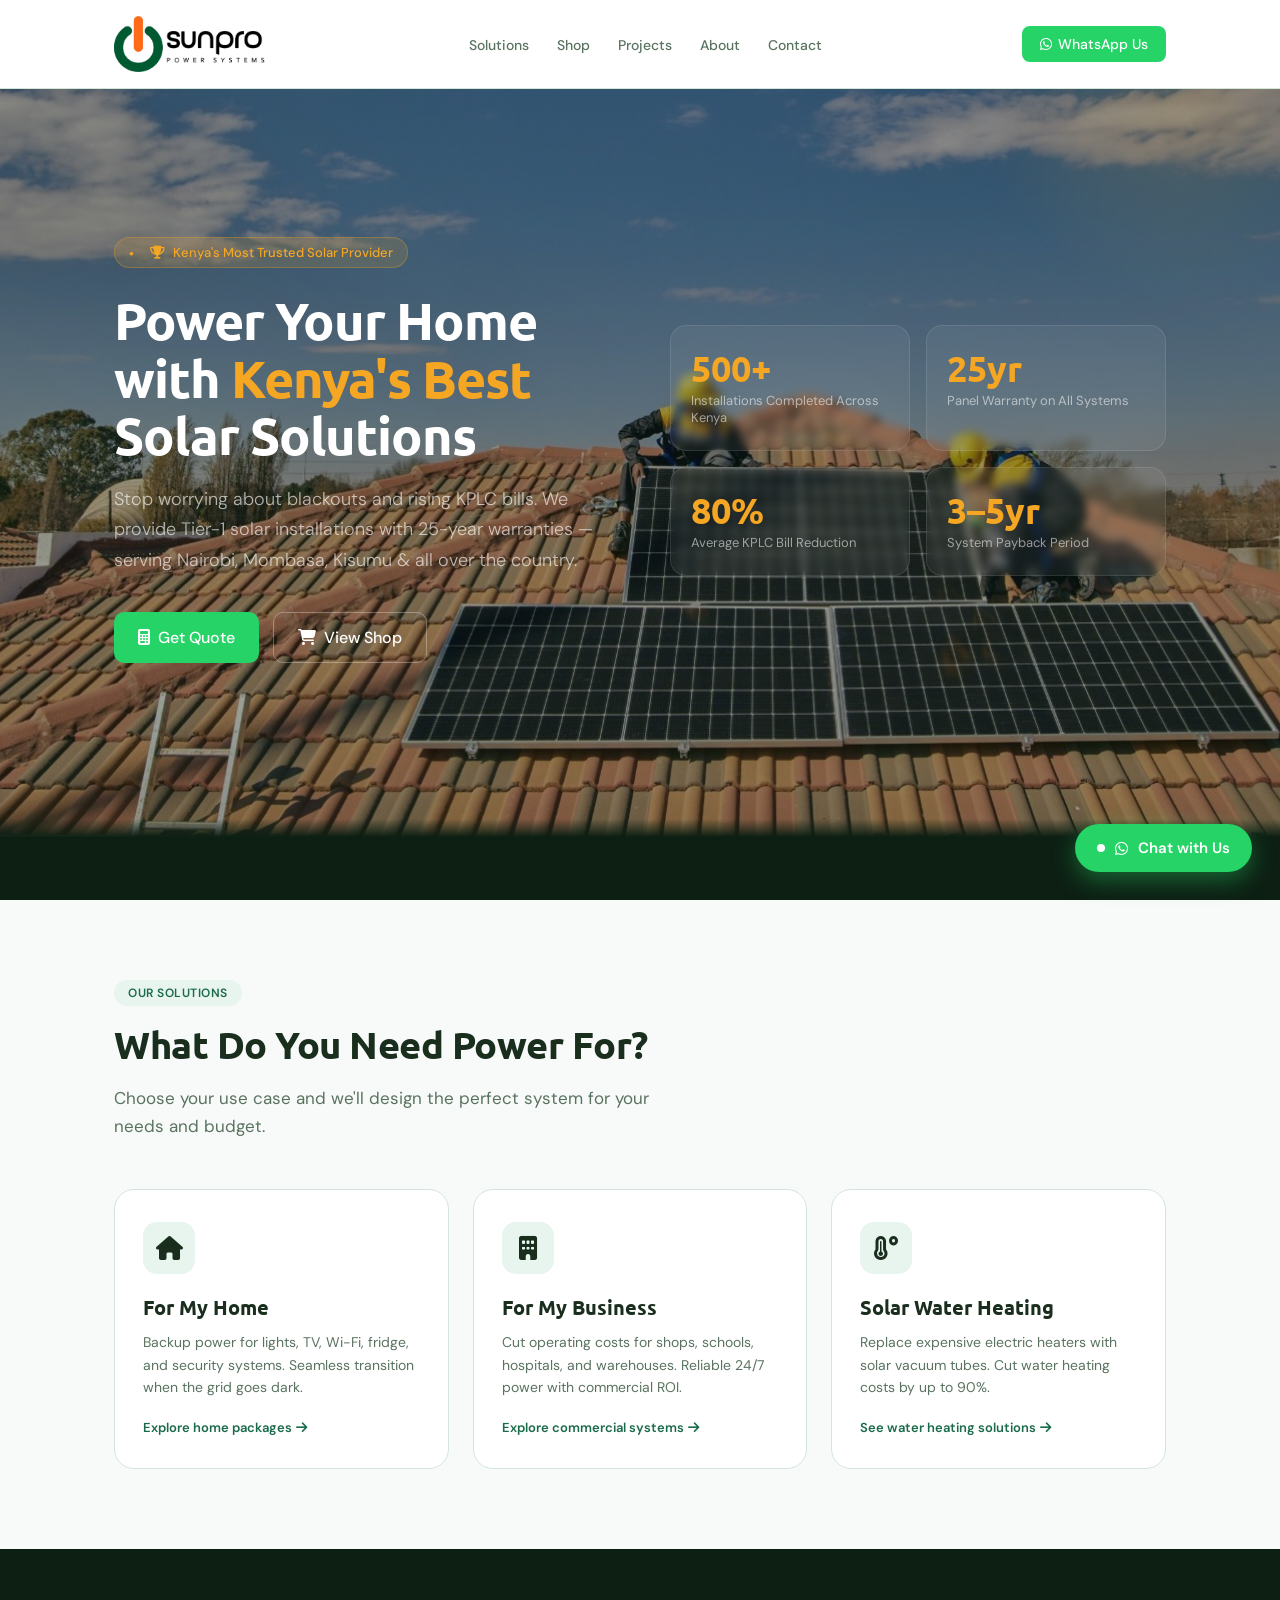
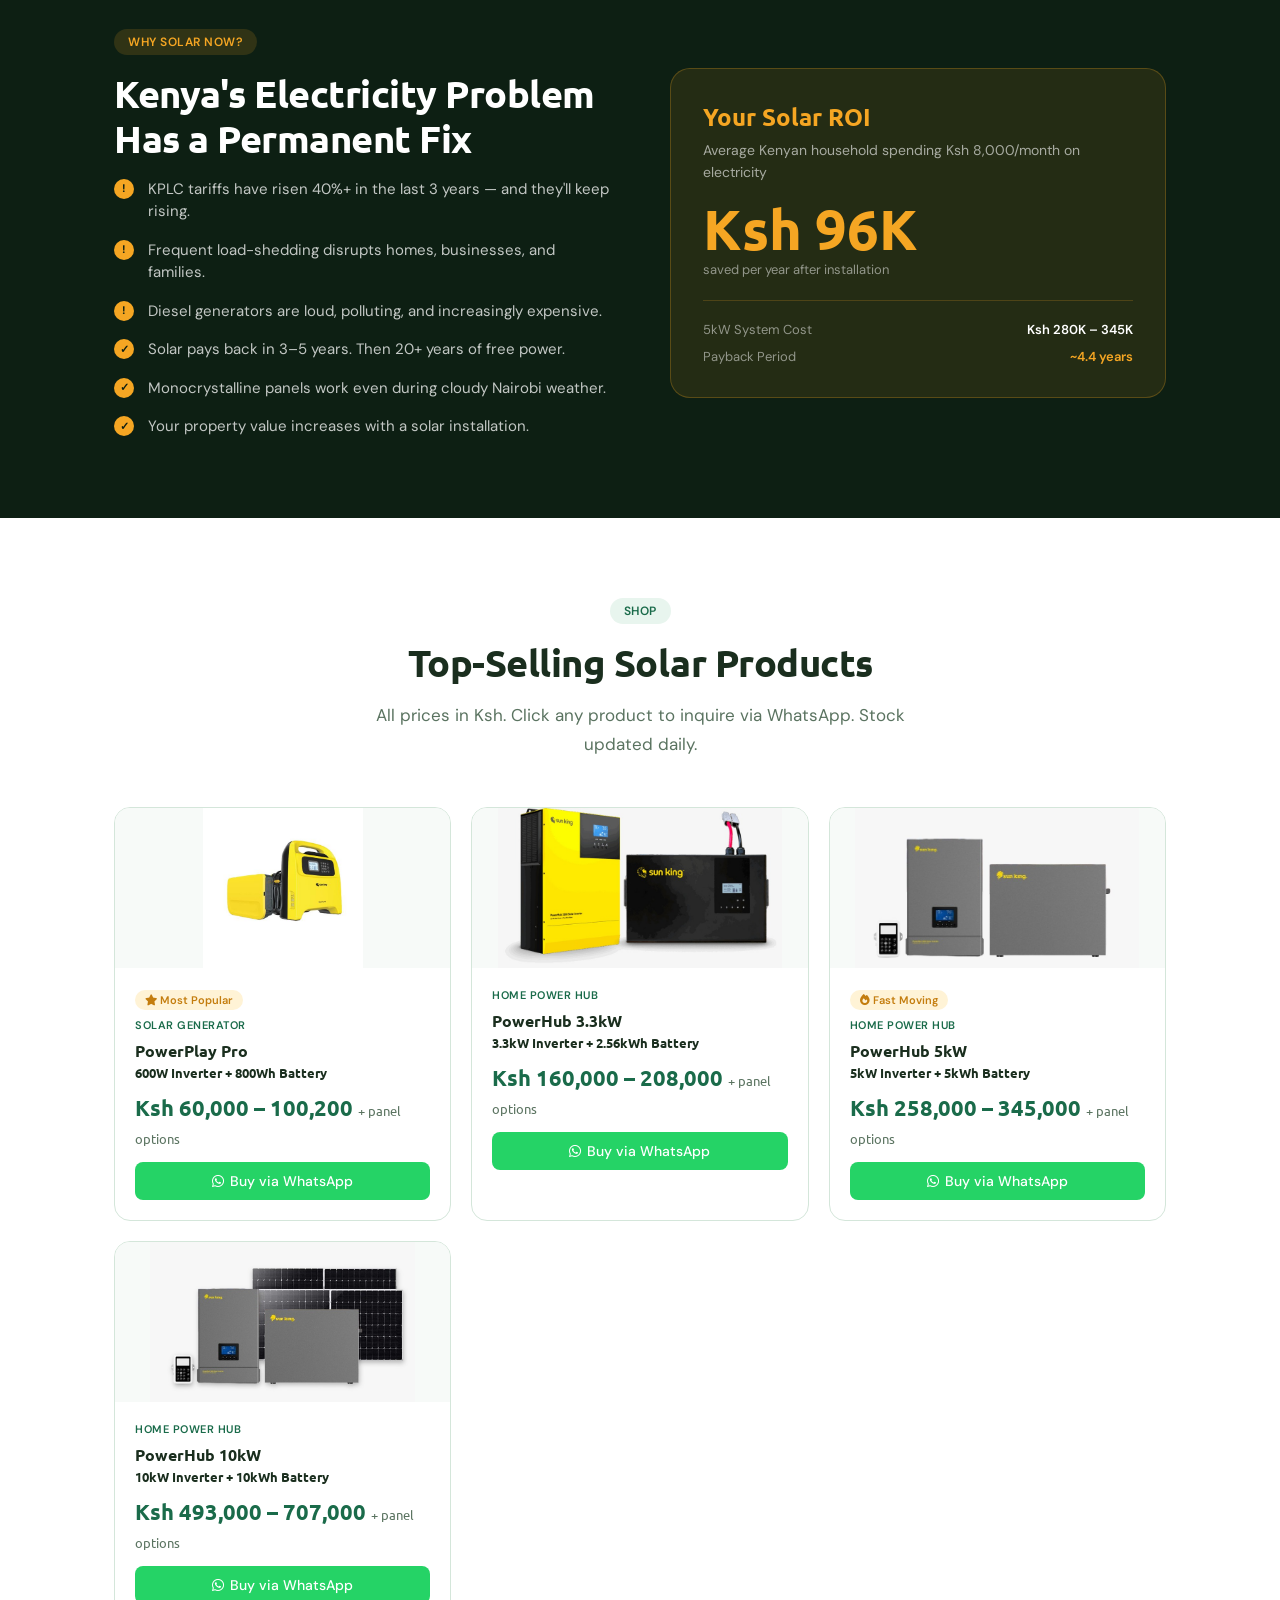
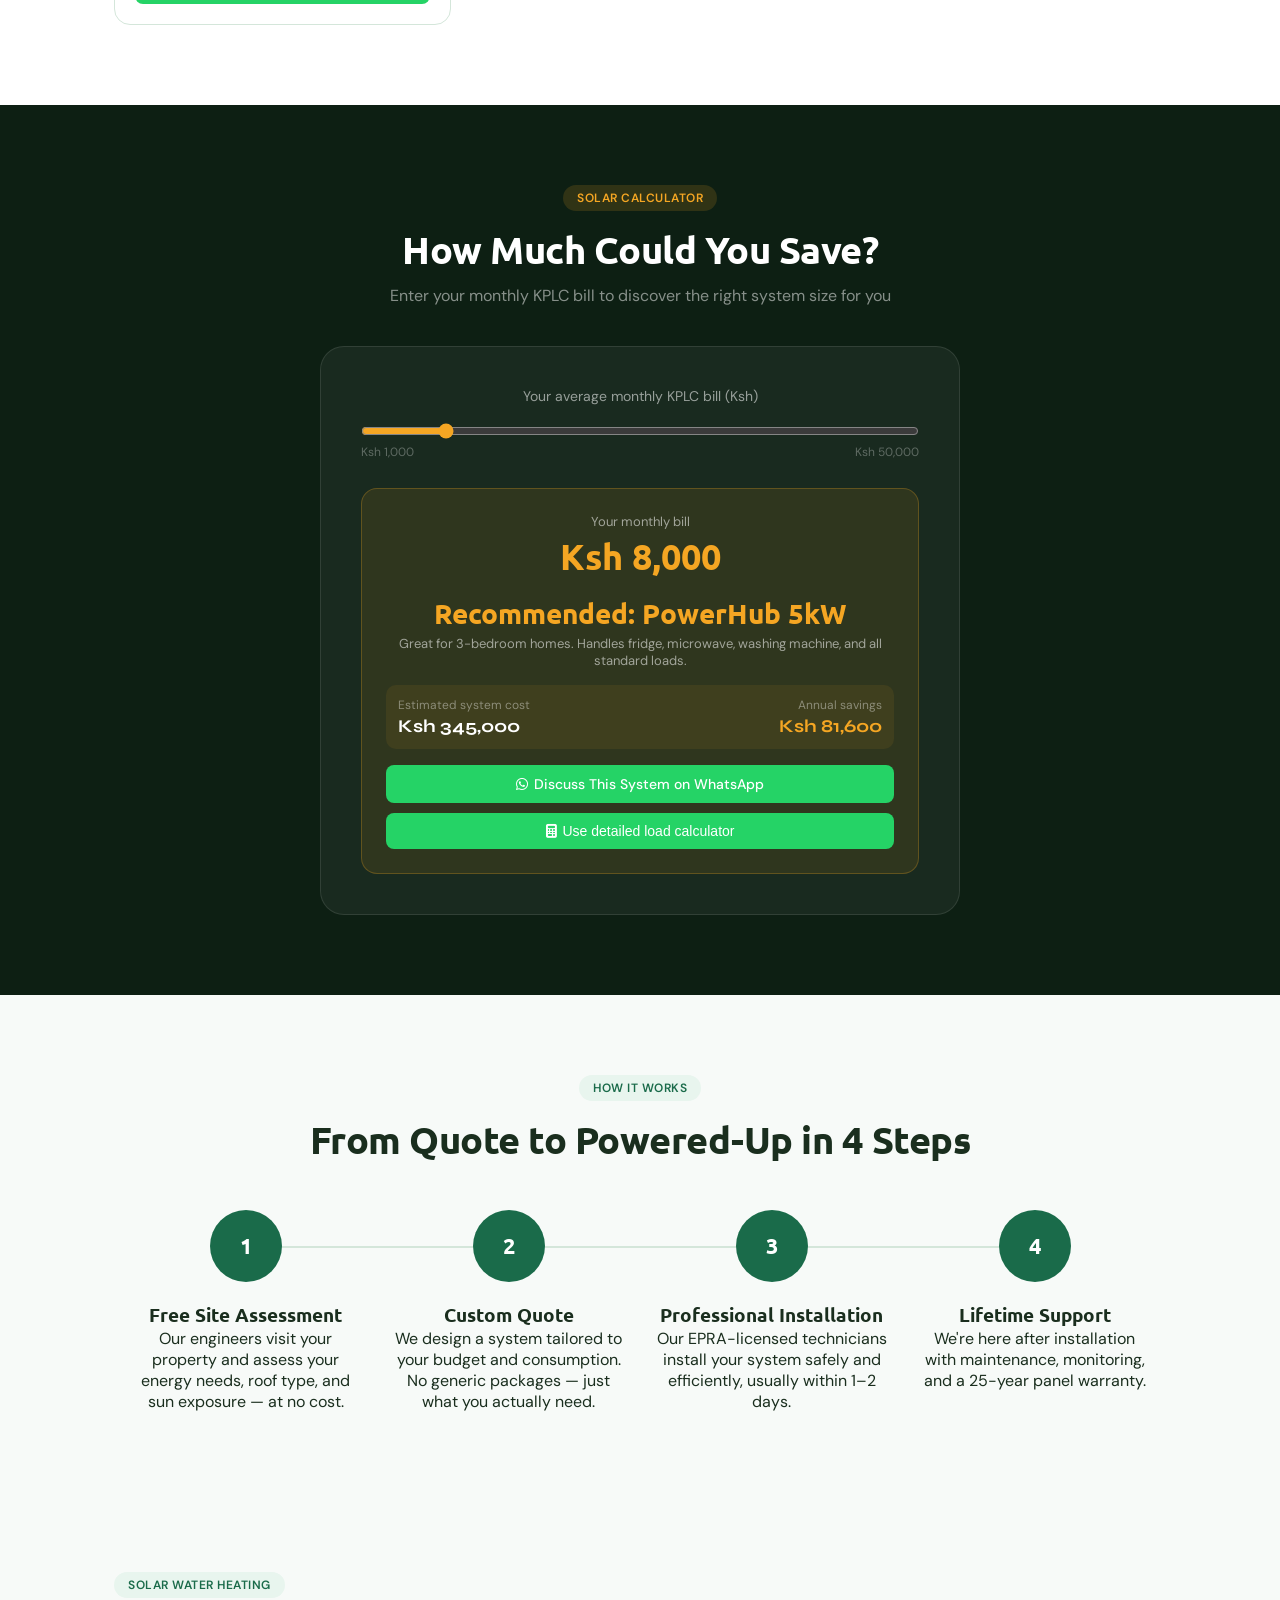
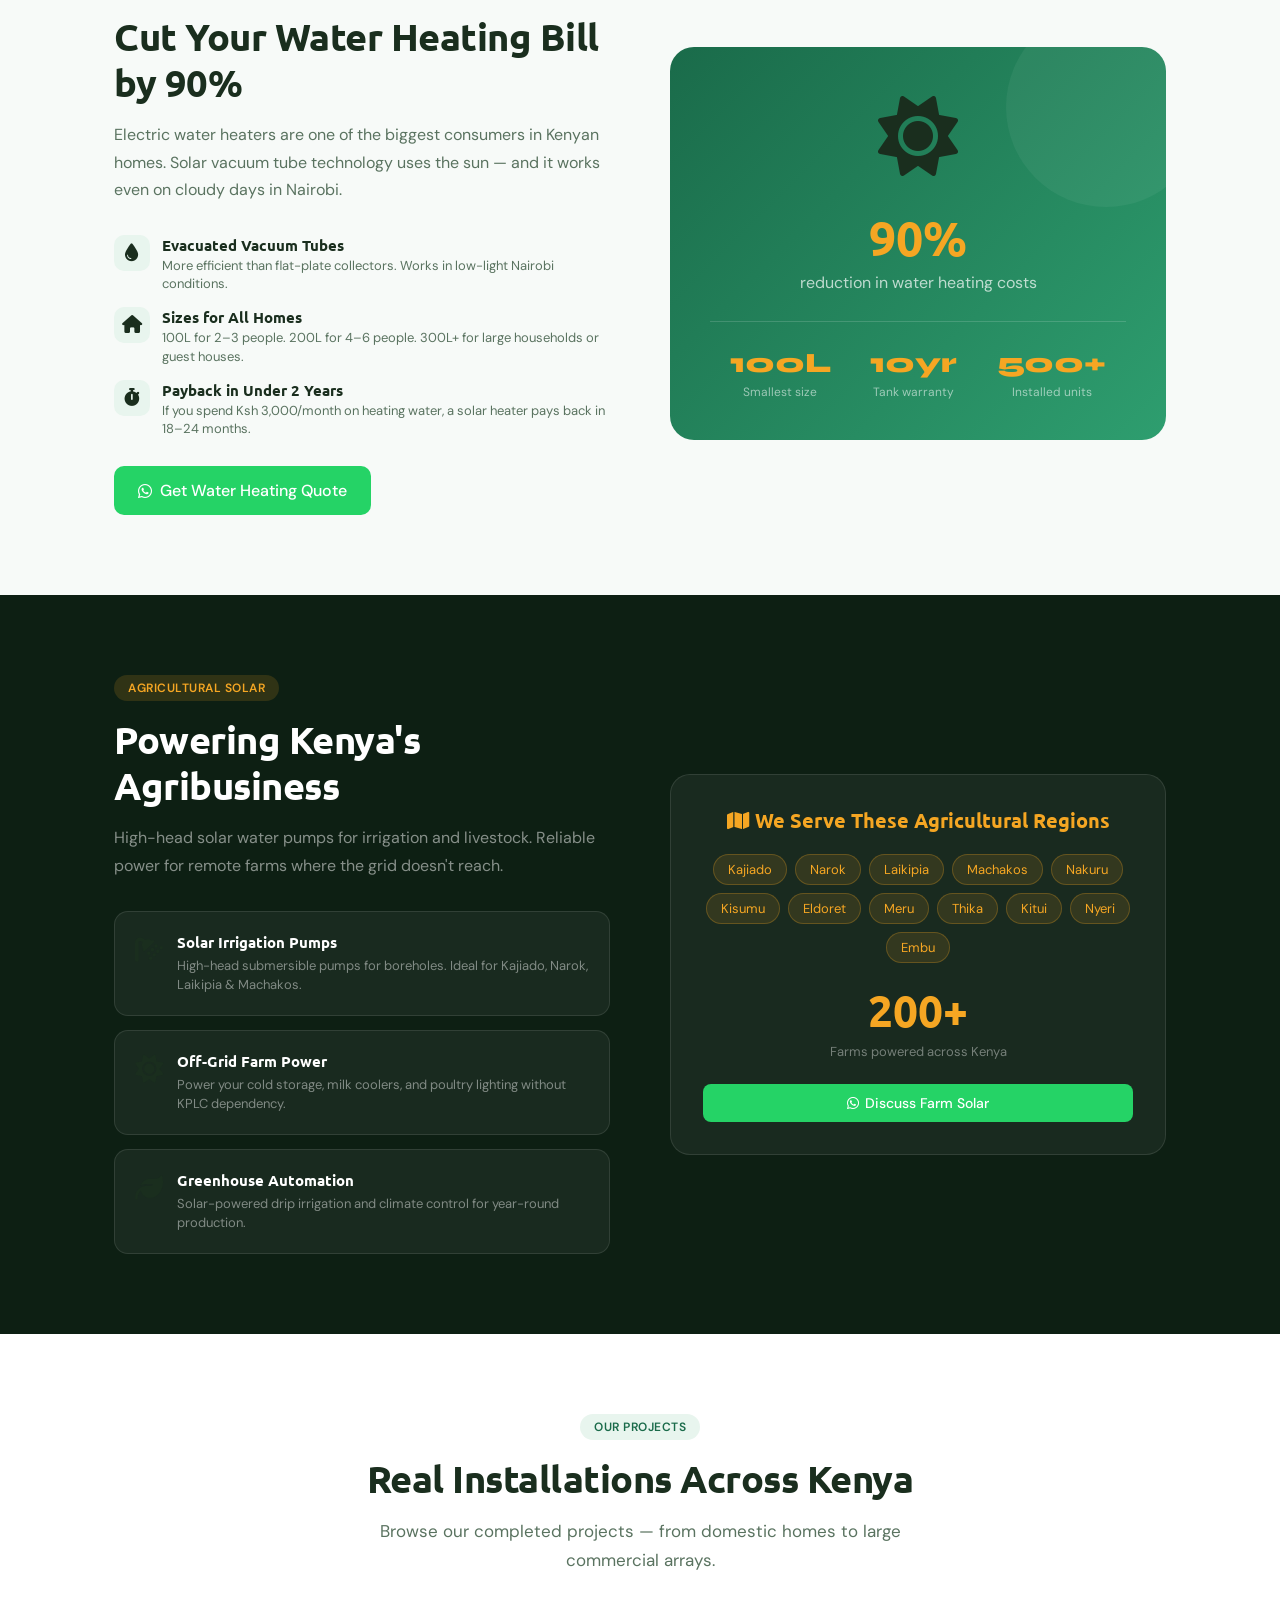
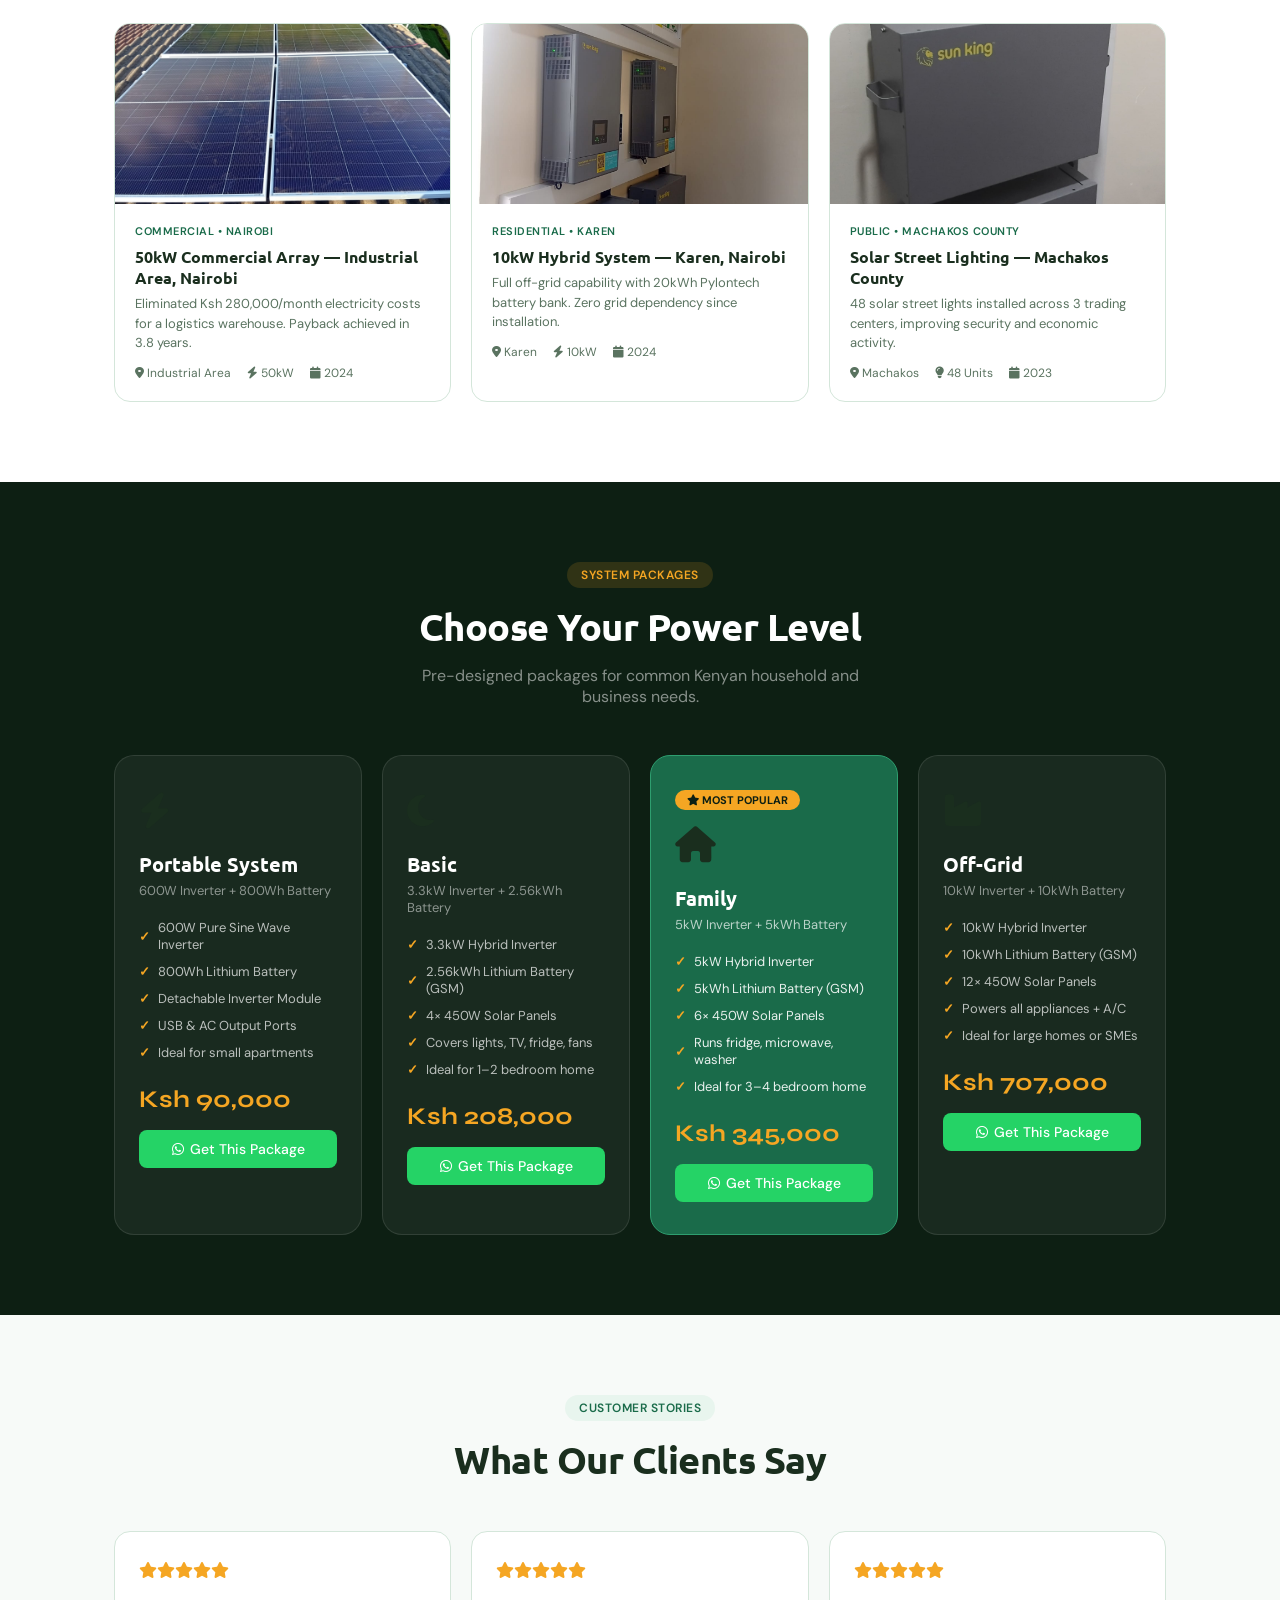
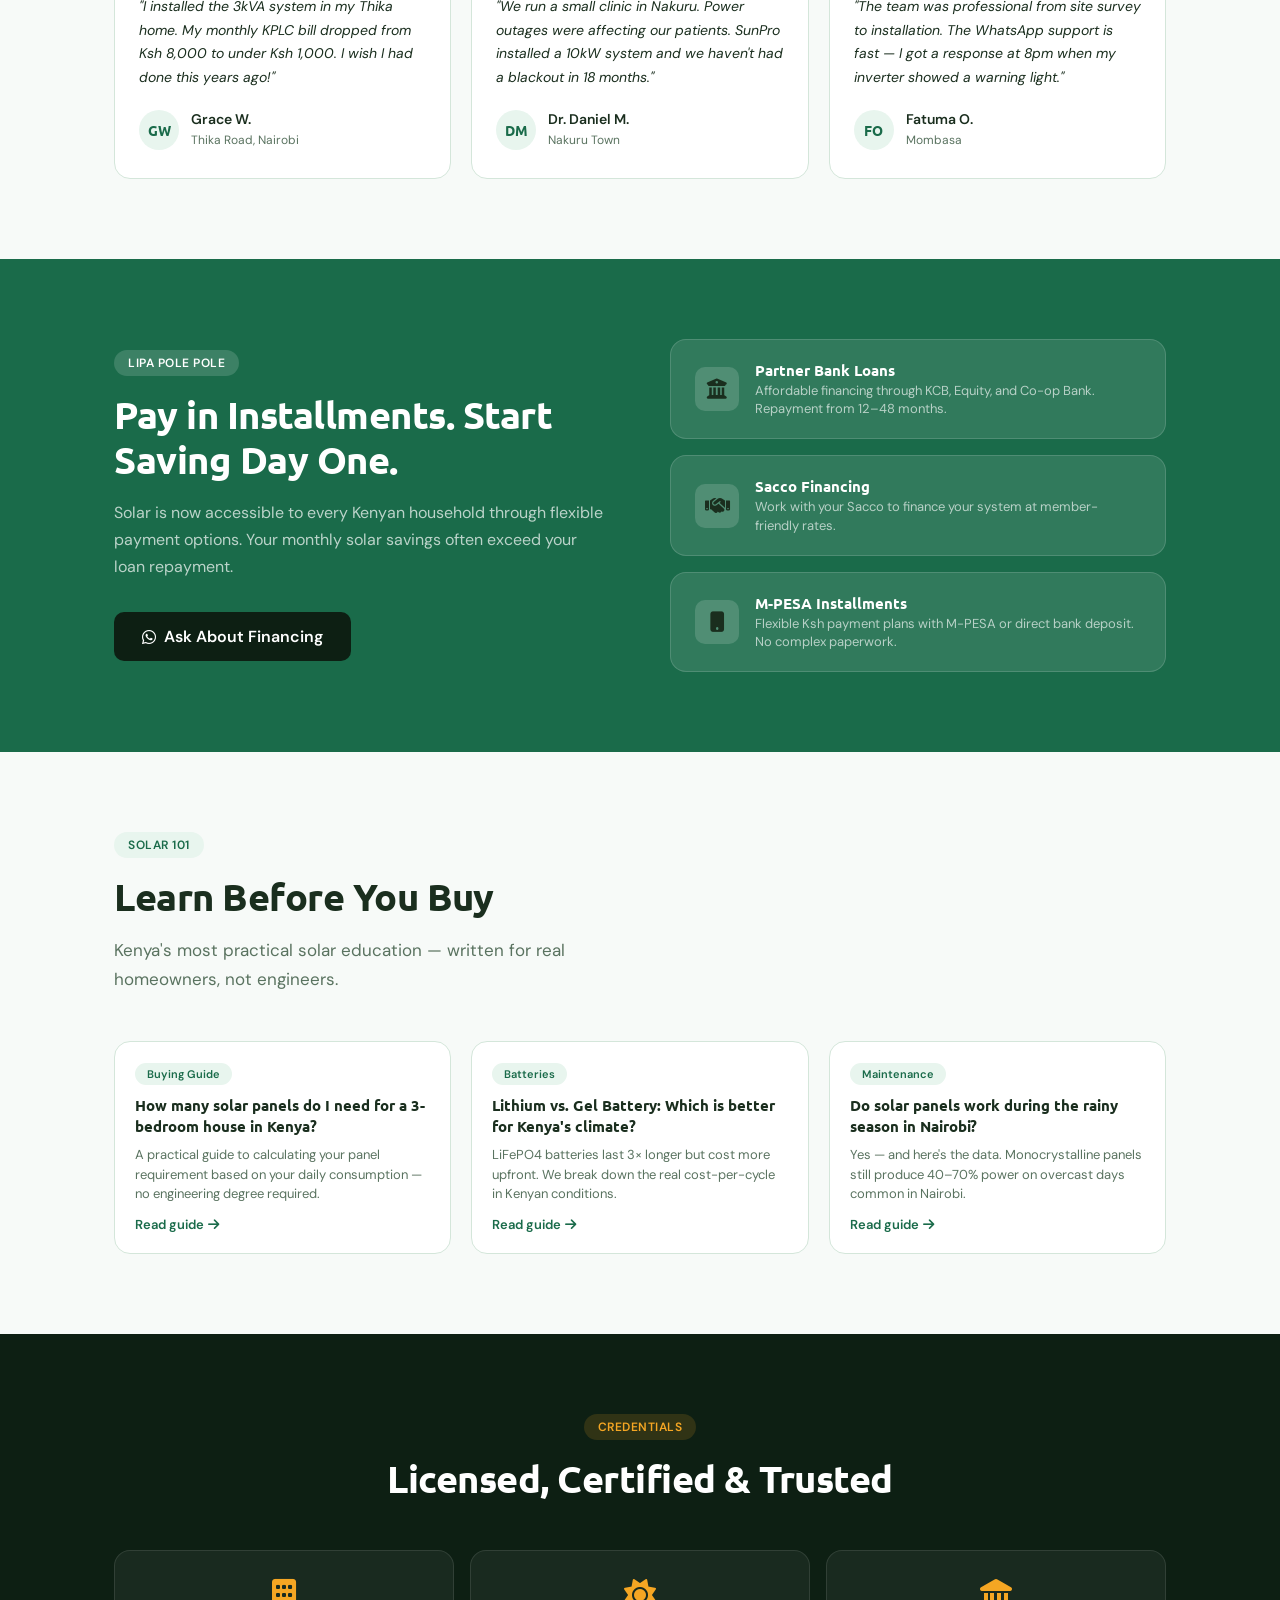
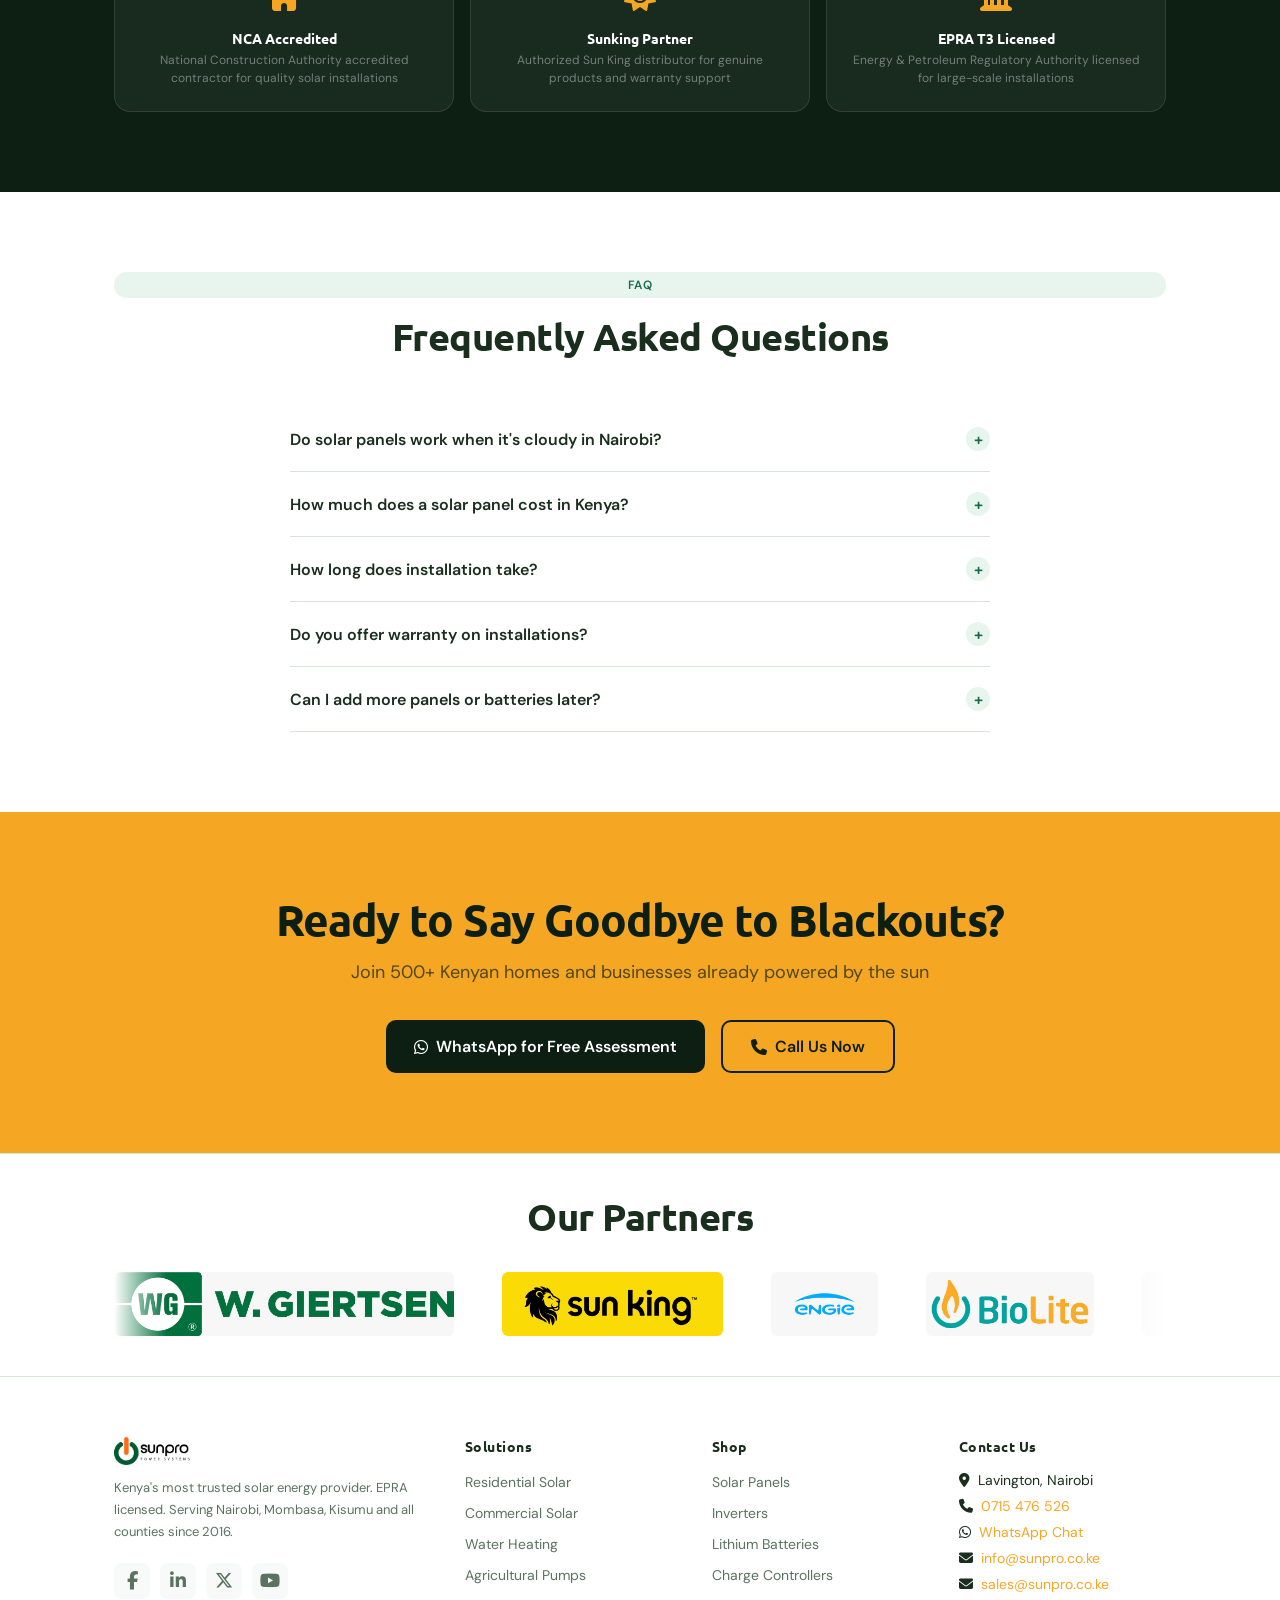
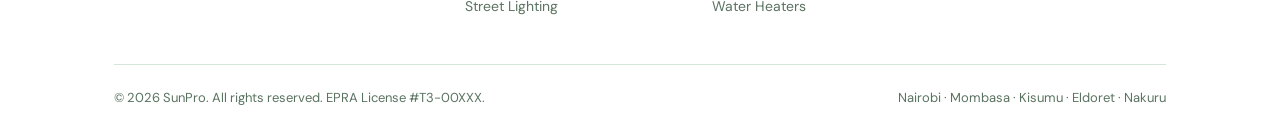
<file: index.html>
<!DOCTYPE html>
<html lang="en">
<head>
  <meta charset="UTF-8">
  <meta name="viewport" content="width=device-width, initial-scale=1.0">
  <link rel="icon" type="image/x-icon" href="favicon.svg">
  <meta name="google-site-verification" content="VGz7PhUjjHxMGZkpt8zcL25VpJ7eWTng-GkbzrlhSys" />
  <title>SunPro – Reliable Solar Solutions</title>
  <script type="application/ld+json">
    {
      "@context": "https://schema.org",
      "@type": "HomeAndConstructionBusiness",
      "name": "SunPro",
      "image": "images/logo/logo-removebg-preview.png",
      "telePhone": "+254715476526",
      "url": "https://sunpro.co.ke",
      "description": "Kenya's most trusted solar energy provider. EPRA licensed. Serving Nairobi, Mombasa, Kisumu and all counties since 2016.",
      "address": {
        "@type": "PostalAddress",
        "streetAddress": "Lavington",
        "addressLocality": "Nairobi",
        "addressRegion": "Nairobi",
        "postalCode": "00100",
        "addressCountry": "KE"
      },
      "geo": {
        "@type": "GeoCoordinates",
        "latitude": -1.2936,
        "longitude": 36.7844
      },
      "areaServed": [
        { "@type": "City", "name": "Nairobi" },
        { "@type": "Country", "name": "Kenya" }
      ],
      "sameAs": [
        "https://www.facebook.com/share/17wQtb13HR/"
      ]
    }
  </script>
  <link href="https://fonts.googleapis.com/css2?family=Syne:wght@400;600;700;800&family=DM+Sans:wght@300;400;500&family=Ubuntu:wght@400;600;700;800&display=swap" rel="stylesheet">
  <link rel="stylesheet" href="https://cdnjs.cloudflare.com/ajax/libs/font-awesome/6.7.2/css/all.min.css">
  <link rel="stylesheet" href="style.css">
</head>
<body>
<!-- NAV -->
<nav>
  <div class="nav-inner">
    <a href="index.html" class="logo"><img src="images/logo/logo-removebg-preview.png" alt="SunPro"></a>
    <ul>
      <li><a href="#solutions">Solutions</a></li>
      <li><a href="#products">Shop</a></li>
      <li><a href="#projects">Projects</a></li>
      <li><a href="about.html">About</a></li>
      <li><a href="#contact">Contact</a></li>
    </ul>
    <a href="https://wa.me/254727895108?text=Hi%2C%20I%27d%20like%20a%20free%20solar%20quote!" class="nav-cta" target="_blank"><i class="fa-brands fa-whatsapp"></i> WhatsApp Us</a>
    <button class="nav-hamburger" aria-label="Toggle menu"><span></span><span></span><span></span></button>
  </div>
</nav>

<!-- SECTION 1: HERO -->
<section id="hero">
  <div class="sun-circle"></div>
  <div class="container">
    <div class="hero-grid">
      <div>
        <div class="hero-badge"><span class="hero-badge-dot"></span><i class="fa-solid fa-trophy"></i> Kenya's Most Trusted Solar Provider</div>
        <h1 class="hero-title">Power Your Home with <em>Kenya's Best</em> Solar Solutions</h1>
        <p class="hero-sub">Stop worrying about blackouts and rising KPLC bills. We provide Tier-1 solar installations with 25-year warranties — serving Nairobi, Mombasa, Kisumu & all over the country.</p>
        <div class="hero-btns">
          <a href="javascript:void(0)" class="btn-wa" onclick="openCalculatorPopup();return false;"><i class="fa-solid fa-calculator"></i> Get Quote </a>
          <a href="#products" class="btn-outline"><i class="fa-solid fa-cart-shopping"></i> View Shop</a>
        </div>
      </div>
      <div class="hero-visual">
        <div class="hero-stats">
          <div class="stat-card">
            <div class="stat-num">500+</div>
            <div class="stat-label">Installations Completed Across Kenya</div>
          </div>
          <div class="stat-card">
            <div class="stat-num">25yr</div>
            <div class="stat-label">Panel Warranty on All Systems</div>
          </div>
          <div class="stat-card">
            <div class="stat-num">80%</div>
            <div class="stat-label">Average KPLC Bill Reduction</div>
          </div>
          <div class="stat-card">
            <div class="stat-num">3–5yr</div>
            <div class="stat-label">System Payback Period</div>
          </div>
        </div>
      </div>
    </div>
  </div>
</section>

<!-- SECTION 3: SOLUTION SELECTOR -->
<section id="solutions">
  <div class="container">
    <div class="section-header">
      <span class="section-tag">Our Solutions</span>
      <h2 class="section-title">What Do You Need Power For?</h2>
      <p class="section-sub">Choose your use case and we'll design the perfect system for your needs and budget.</p>
    </div>
    <div class="sol-grid">
      <a href="#packages" class="sol-card">
        <div class="sol-icon"><i class="fa-solid fa-house"></i></div>
        <h3>For My Home</h3>
        <p>Backup power for lights, TV, Wi-Fi, fridge, and security systems. Seamless transition when the grid goes dark.</p>
        <div class="sol-arrow">Explore home packages <i class="fa-solid fa-arrow-right"></i></div>
      </a>
      <a href="#packages" class="sol-card">
        <div class="sol-icon"><i class="fa-solid fa-building"></i></div>
        <h3>For My Business</h3>
        <p>Cut operating costs for shops, schools, hospitals, and warehouses. Reliable 24/7 power with commercial ROI.</p>
        <div class="sol-arrow">Explore commercial systems <i class="fa-solid fa-arrow-right"></i></div>
      </a>
      <a href="#water-heating" class="sol-card">
        <div class="sol-icon"><i class="fa-solid fa-temperature-high"></i></div>
        <h3>Solar Water Heating</h3>
        <p>Replace expensive electric heaters with solar vacuum tubes. Cut water heating costs by up to 90%.</p>
        <div class="sol-arrow">See water heating solutions <i class="fa-solid fa-arrow-right"></i></div>
      </a>
    </div>
  </div>
</section>

<!-- SECTION 4: VALUE PROPOSITION -->
<section id="value">
  <div class="container">
    <div class="value-grid">
      <div>
        <span class="section-tag">Why Solar Now?</span>
        <h2 class="section-title" style="color:var(--white)">Kenya's Electricity Problem Has a Permanent Fix</h2>
        <ul class="pain-list">
          <li class="pain-item"><span class="pain-dot">!</span> KPLC tariffs have risen 40%+ in the last 3 years — and they'll keep rising.</li>
          <li class="pain-item"><span class="pain-dot">!</span> Frequent load-shedding disrupts homes, businesses, and families.</li>
          <li class="pain-item"><span class="pain-dot">!</span> Diesel generators are loud, polluting, and increasingly expensive.</li>
          <li class="pain-item"><span class="pain-dot">✓</span> Solar pays back in 3–5 years. Then 20+ years of free power.</li>
          <li class="pain-item"><span class="pain-dot">✓</span> Monocrystalline panels work even during cloudy Nairobi weather.</li>
          <li class="pain-item"><span class="pain-dot">✓</span> Your property value increases with a solar installation.</li>
        </ul>
      </div>
      <div class="roi-box">
        <h3>Your Solar ROI</h3>
        <p>Average Kenyan household spending Ksh 8,000/month on electricity</p>
        <div class="roi-num">Ksh 96K</div>
        <p style="color:rgba(255,255,255,0.5);font-size:13px">saved per year after installation</p>
        <div style="margin-top:20px;padding-top:20px;border-top:1px solid rgba(245,166,35,0.2)">
          <div style="display:flex;justify-content:space-between;margin-bottom:10px">
            <span style="font-size:13px;color:rgba(255,255,255,0.5)">5kW System Cost</span>
            <span style="font-size:13px;color:var(--white);font-weight:600">Ksh 280K – 345K</span>
          </div>
          <div style="display:flex;justify-content:space-between">
            <span style="font-size:13px;color:rgba(255,255,255,0.5)">Payback Period</span>
            <span style="font-size:13px;color:var(--sun);font-weight:600">~4.4 years</span>
          </div>
        </div>
      </div>
    </div>
  </div>
</section>

<!-- SECTION 5: FEATURED PRODUCTS -->
<section id="products">
  <div class="container">
    <div class="section-header">
      <span class="section-tag">Shop</span>
      <h2 class="section-title">Top-Selling Solar Products</h2>
      <p class="section-sub">All prices in Ksh. Click any product to inquire via WhatsApp. Stock updated daily.</p>
    </div>
    <div class="prod-grid">
      <div class="prod-card">
        <div class="prod-img"><img src="images/powerplay pro.jpg" alt="PowerPlay Pro"></div>
        <div class="prod-body">
          <div class="badge-popular"><i class="fa-solid fa-star"></i> Most Popular</div>
          <div class="prod-tag">Solar Generator</div>
          <h3>PowerPlay Pro<br><small>600W Inverter + 800Wh Battery</small></h3>
          <div class="prod-price">Ksh 60,000 – 100,200 <span>+ panel options</span></div>
          <a href="https://wa.me/254727895108?text=Hi%2C%20I%27m%20interested%20in%20the%20PowerPlay%20Pro%20(600W%2F800Wh).%20Can%20you%20share%20pricing%20and%20availability%3F" class="btn-wa-sm" target="_blank"><i class="fa-brands fa-whatsapp"></i> Buy via WhatsApp</a>
        </div>
      </div>
      <div class="prod-card">
        <div class="prod-img"><img src="images/powerhub3.3kW.jpg" alt="PowerHub 3.3kW"></div>
        <div class="prod-body">
          <div class="prod-tag">Home Power Hub</div>
          <h3>PowerHub 3.3kW<br><small>3.3kW Inverter + 2.56kWh Battery</small></h3>
          <div class="prod-price">Ksh 160,000 – 208,000 <span>+ panel options</span></div>
          <a href="https://wa.me/254727895108?text=Hi%2C%20I%27m%20interested%20in%20the%20PowerHub%203.3kW%20(3.3kW%2F2.56kWh).%20Can%20you%20share%20pricing%20and%20availability%3F" class="btn-wa-sm" target="_blank"><i class="fa-brands fa-whatsapp"></i> Buy via WhatsApp</a>
        </div>
      </div>
      <div class="prod-card">
        <div class="prod-img"><img src="images/IMG-20260511-WA0027.jpg" alt="PowerHub 10kW"></div>
        <div class="prod-body">
          <div class="badge-popular"><i class="fa-solid fa-fire"></i> Fast Moving</div>
          <div class="prod-tag">Home Power Hub</div>
          <h3>PowerHub 5kW<br><small>5kW Inverter + 5kWh Battery</small></h3>
          <div class="prod-price">Ksh 258,000 – 345,000 <span>+ panel options</span></div>
          <a href="https://wa.me/254727895108?text=Hi%2C%20I%27m%20interested%20in%20the%20PowerHub%205kW%20(5kW%2F5kWh).%20Can%20you%20share%20pricing%20and%20availability%3F" class="btn-wa-sm" target="_blank"><i class="fa-brands fa-whatsapp"></i> Buy via WhatsApp</a>
        </div>
      </div>
      <div class="prod-card">
        <div class="prod-img"><img src="images/powerhub%20pro5kW.jpg" alt="PowerHub 5kW"></div>
        <div class="prod-body">
          <div class="prod-tag">Home Power Hub</div>
          <h3>PowerHub 10kW<br><small>10kW Inverter + 10kWh Battery</small></h3>
          <div class="prod-price">Ksh 493,000 – 707,000 <span>+ panel options</span></div>
          <a href="https://wa.me/254727895108?text=Hi%2C%20I%27m%20interested%20in%20the%20PowerHub%2010kW%20(10kW%2F10kWh).%20Can%20you%20share%20pricing%20and%20availability%3F" class="btn-wa-sm" target="_blank"><i class="fa-brands fa-whatsapp"></i> Buy via WhatsApp</a>
        </div>
      </div>
    </div>
  </div>
</section>

<!-- SECTION 6: SOLAR CALCULATOR -->
<section id="calculator">
  <div class="container" style="text-align:center">
    <span class="section-tag">Solar Calculator</span>
    <h2 class="section-title" style="color:var(--white);margin-bottom:12px">How Much Could You Save?</h2>
    <p style="color:rgba(255,255,255,0.5);margin-bottom:40px;font-size:16px">Enter your monthly KPLC bill to discover the right system size for you</p>
    <div class="calc-box">
      <p class="calc-label">Your average monthly KPLC bill (Ksh)</p>
      <input type="range" id="bill-slider" class="calc-slider" min="1000" max="50000" value="8000" step="500">
      <div class="calc-range-labels"><span>Ksh 1,000</span><span>Ksh 50,000</span></div>
      <div class="calc-result">
        <p class="calc-label" style="margin-bottom:4px">Your monthly bill</p>
        <div class="kplc-val" id="bill-val">Ksh 8,000</div>
        <h3 id="system-rec" style="margin-top:16px">Recommended: 3kW Hybrid System</h3>
        <p id="system-desc">Perfect for a 3-bedroom home. Covers lights, fridge, TV, Wi-Fi & fans.</p>
        <div style="display:flex;justify-content:space-between;margin:16px 0;padding:12px;background:rgba(245,166,35,0.08);border-radius:10px">
          <div style="text-align:left">
            <div style="font-size:12px;color:rgba(255,255,255,0.4);margin-bottom:2px">Estimated system cost</div>
            <div id="sys-cost" style="font-family:'Syne',sans-serif;font-size:18px;color:var(--white);font-weight:700">Ksh 280,000</div>
          </div>
          <div style="text-align:right">
            <div style="font-size:12px;color:rgba(255,255,255,0.4);margin-bottom:2px">Annual savings</div>
            <div id="annual-save" style="font-family:'Syne',sans-serif;font-size:18px;color:var(--sun);font-weight:700">Ksh 96,000</div>
          </div>
        </div>
        <a id="calc-wa" href="https://wa.me/254727895108?text=Hi%2C%20I%20spend%20Ksh%208%2C000%20monthly%20on%20KPLC.%20I%27d%20like%20to%20discuss%20a%203kW%20system!" class="btn-wa-sm" target="_blank" style="margin-top:8px"><i class="fa-brands fa-whatsapp"></i> Discuss This System on WhatsApp</a>
        <button class="btn-wa-sm" onclick="openCalculatorPopup()" style="margin-top:10px;border:none;width:100%"><i class="fa-solid fa-calculator"></i> Use detailed load calculator</button>
      </div>
    </div>
  </div>
</section>

<!-- SECTION 7: PROCESS -->
<section id="process">
  <div class="container">
    <div class="section-header" style="text-align:center">
      <span class="section-tag">How It Works</span>
      <h2 class="section-title">From Quote to Powered-Up in 4 Steps</h2>
    </div>
    <div class="process-steps">
      <div class="step">
        <div class="step-num">1</div>
        <h3>Free Site Assessment</h3>
        <p>Our engineers visit your property and assess your energy needs, roof type, and sun exposure — at no cost.</p>
      </div>
      <div class="step">
        <div class="step-num">2</div>
        <h3>Custom Quote</h3>
        <p>We design a system tailored to your budget and consumption. No generic packages — just what you actually need.</p>
      </div>
      <div class="step">
        <div class="step-num">3</div>
        <h3>Professional Installation</h3>
        <p>Our EPRA-licensed technicians install your system safely and efficiently, usually within 1–2 days.</p>
      </div>
      <div class="step">
        <div class="step-num">4</div>
        <h3>Lifetime Support</h3>
        <p>We're here after installation with maintenance, monitoring, and a 25-year panel warranty.</p>
      </div>
    </div>
  </div>
</section>

<!-- SECTION 8: WATER HEATING -->
<section id="water-heating">
  <div class="container">
    <div class="wh-grid">
      <div>
        <span class="section-tag">Solar Water Heating</span>
        <h2 class="section-title">Cut Your Water Heating Bill by 90%</h2>
        <p style="color:var(--muted);font-size:16px;line-height:1.7;margin-bottom:32px">Electric water heaters are one of the biggest consumers in Kenyan homes. Solar vacuum tube technology uses the sun — and it works even on cloudy days in Nairobi.</p>
        <ul class="wh-list">
          <li class="wh-item">
            <div class="wh-item-icon"><i class="fa-solid fa-droplet"></i></div>
            <div><h4>Evacuated Vacuum Tubes</h4><p>More efficient than flat-plate collectors. Works in low-light Nairobi conditions.</p></div>
          </li>
          <li class="wh-item">
            <div class="wh-item-icon"><i class="fa-solid fa-house"></i></div>
            <div><h4>Sizes for All Homes</h4><p>100L for 2–3 people. 200L for 4–6 people. 300L+ for large households or guest houses.</p></div>
          </li>
          <li class="wh-item">
            <div class="wh-item-icon"><i class="fa-solid fa-stopwatch"></i></div>
            <div><h4>Payback in Under 2 Years</h4><p>If you spend Ksh 3,000/month on heating water, a solar heater pays back in 18–24 months.</p></div>
          </li>
        </ul>
        <a href="https://wa.me/254727895108?text=Hi%2C%20I%27m%20interested%20in%20solar%20water%20heating.%20Can%20you%20advise%20on%20the%20right%20system%3F" class="btn-wa" style="margin-top:28px;display:inline-flex" target="_blank"><i class="fa-brands fa-whatsapp"></i> Get Water Heating Quote</a>
      </div>
      <div class="wh-visual">
        <div class="wh-icon"><i class="fa-solid fa-sun"></i></div>
        <div class="wh-stat">90%</div>
        <div class="wh-stat-label" style="color:rgba(255,255,255,0.7);font-size:16px">reduction in water heating costs</div>
        <div style="margin-top:28px;border-top:1px solid rgba(255,255,255,0.15);padding-top:24px">
          <div style="display:flex;justify-content:space-around">
            <div style="text-align:center">
              <div style="font-family:'Syne',sans-serif;font-size:28px;font-weight:800;color:var(--sun)">100L</div>
              <div style="font-size:12px;color:rgba(255,255,255,0.55);margin-top:4px">Smallest size</div>
            </div>
            <div style="text-align:center">
              <div style="font-family:'Syne',sans-serif;font-size:28px;font-weight:800;color:var(--sun)">10yr</div>
              <div style="font-size:12px;color:rgba(255,255,255,0.55);margin-top:4px">Tank warranty</div>
            </div>
            <div style="text-align:center">
              <div style="font-family:'Syne',sans-serif;font-size:28px;font-weight:800;color:var(--sun)">500+</div>
              <div style="font-size:12px;color:rgba(255,255,255,0.55);margin-top:4px">Installed units</div>
            </div>
          </div>
        </div>
      </div>
    </div>
  </div>
</section>

<!-- SECTION 9: AGRICULTURE -->
<section id="agriculture">
  <div class="container">
    <div class="agri-grid">
      <div>
        <span class="section-tag">Agricultural Solar</span>
        <h2 class="section-title" style="color:var(--white)">Powering Kenya's Agribusiness</h2>
        <p style="color:rgba(255,255,255,0.5);font-size:16px;line-height:1.7;margin-bottom:32px">High-head solar water pumps for irrigation and livestock. Reliable power for remote farms where the grid doesn't reach.</p>
        <div class="agri-cards">
          <div class="agri-card">
            <span class="agri-icon"><i class="fa-solid fa-shower"></i></span>
            <div><h4>Solar Irrigation Pumps</h4><p>High-head submersible pumps for boreholes. Ideal for Kajiado, Narok, Laikipia & Machakos.</p></div>
          </div>
          <div class="agri-card">
            <span class="agri-icon"><i class="fa-solid fa-sun"></i></span>
            <div><h4>Off-Grid Farm Power</h4><p>Power your cold storage, milk coolers, and poultry lighting without KPLC dependency.</p></div>
          </div>
          <div class="agri-card">
            <span class="agri-icon"><i class="fa-solid fa-leaf"></i></span>
            <div><h4>Greenhouse Automation</h4><p>Solar-powered drip irrigation and climate control for year-round production.</p></div>
          </div>
        </div>
      </div>
      <div class="map-box">
        <div class="map-title"><i class="fa-solid fa-map"></i> We Serve These Agricultural Regions</div>
        <div class="region-tags">
          <span class="region-tag">Kajiado</span>
          <span class="region-tag">Narok</span>
          <span class="region-tag">Laikipia</span>
          <span class="region-tag">Machakos</span>
          <span class="region-tag">Nakuru</span>
          <span class="region-tag">Kisumu</span>
          <span class="region-tag">Eldoret</span>
          <span class="region-tag">Meru</span>
          <span class="region-tag">Thika</span>
          <span class="region-tag">Kitui</span>
          <span class="region-tag">Nyeri</span>
          <span class="region-tag">Embu</span>
        </div>
        <div class="agri-stat">200+</div>
        <div class="agri-stat-label">Farms powered across Kenya</div>
        <a href="https://wa.me/254727895108?text=Hi%2C%20I%20need%20solar%20for%20my%20farm%2Firrigation.%20Can%20you%20help%3F" class="btn-wa-sm" style="margin-top:24px" target="_blank"><i class="fa-brands fa-whatsapp"></i> Discuss Farm Solar</a>
      </div>
    </div>
  </div>
</section>

<!-- SECTION 10: PROJECTS -->
<section id="projects">
  <div class="container">
    <div class="section-header">
      <span class="section-tag">Our Projects</span>
      <h2 class="section-title">Real Installations Across Kenya</h2>
      <p class="section-sub" style="margin:0 auto">Browse our completed projects — from domestic homes to large commercial arrays.</p>
    </div>
    <div class="proj-grid">
      <div class="proj-card">
        <div class="proj-img"><img src="images/projects/IMG-20260511-WA0037.jpg" alt="50kW Commercial Array"></div>
        <div class="proj-body">
          <div class="proj-tag">Commercial • Nairobi</div>
          <h3>50kW Commercial Array — Industrial Area, Nairobi</h3>
          <p>Eliminated Ksh 280,000/month electricity costs for a logistics warehouse. Payback achieved in 3.8 years.</p>
          <div class="proj-meta"><span><i class="fa-solid fa-location-dot"></i> Industrial Area</span><span><i class="fa-solid fa-bolt"></i> 50kW</span><span><i class="fa-solid fa-calendar"></i> 2024</span></div>
        </div>
      </div>
      <div class="proj-card">
        <div class="proj-img"><img src="images/projects/IMG-20260511-WA0042.jpg" alt="10kW Hybrid System"></div>
        <div class="proj-body">
          <div class="proj-tag">Residential • Karen</div>
          <h3>10kW Hybrid System — Karen, Nairobi</h3>
          <p>Full off-grid capability with 20kWh Pylontech battery bank. Zero grid dependency since installation.</p>
          <div class="proj-meta"><span><i class="fa-solid fa-location-dot"></i> Karen</span><span><i class="fa-solid fa-bolt"></i> 10kW</span><span><i class="fa-solid fa-calendar"></i> 2024</span></div>
        </div>
      </div>
      <div class="proj-card">
        <div class="proj-img"><img src="images/projects/IMG-20260511-WA0056.jpg" alt="Solar Street Lighting"></div>
        <div class="proj-body">
          <div class="proj-tag">Public • Machakos County</div>
          <h3>Solar Street Lighting — Machakos County</h3>
          <p>48 solar street lights installed across 3 trading centers, improving security and economic activity.</p>
          <div class="proj-meta"><span><i class="fa-solid fa-location-dot"></i> Machakos</span><span><i class="fa-solid fa-lightbulb"></i> 48 Units</span><span><i class="fa-solid fa-calendar"></i> 2023</span></div>
        </div>
      </div>
    </div>
  </div>
</section>

<!-- SECTION 11: PACKAGES -->
<section id="packages">
  <div class="container">
    <div class="section-header" style="text-align:center">
      <span class="section-tag">System Packages</span>
      <h2 class="section-title" style="color:var(--white)">Choose Your Power Level</h2>
      <p style="color:rgba(255,255,255,0.5);margin:0 auto;max-width:500px;font-size:16px">Pre-designed packages for common Kenyan household and business needs.</p>
    </div>
    <div class="pkg-grid">
      <div class="pkg-card">
        <div class="pkg-icon"><i class="fa-solid fa-bolt"></i></div>
        <h3>Portable System</h3>
        <div class="pkg-sub">600W Inverter + 800Wh Battery</div>
        <ul class="pkg-features">
          <li>600W Pure Sine Wave Inverter</li>
          <li>800Wh Lithium Battery</li>
          <li>Detachable Inverter Module</li>
          <li>USB & AC Output Ports</li>
          <li>Ideal for small apartments</li>
        </ul>
        <div style="font-family:'Syne',sans-serif;font-size:24px;color:var(--sun);font-weight:700;margin-bottom:16px">Ksh 90,000</div>
        <a href="https://wa.me/254727895108?text=Hi%2C%20I%27m%20interested%20in%20the%20Portable%20System%20(600W%2F800Wh).%20Can%20you%20share%20more%20details%3F" class="btn-wa-sm" target="_blank"><i class="fa-brands fa-whatsapp"></i> Get This Package</a>
      </div>
      <div class="pkg-card">
        <div class="pkg-icon"><i class="fa-solid fa-moon"></i></div>
        <h3>Basic</h3>
        <div class="pkg-sub">3.3kW Inverter + 2.56kWh Battery</div>
        <ul class="pkg-features">
          <li>3.3kW Hybrid Inverter</li>
          <li>2.56kWh Lithium Battery (GSM)</li>
          <li>4× 450W Solar Panels</li>
          <li>Covers lights, TV, fridge, fans</li>
          <li>Ideal for 1–2 bedroom home</li>
        </ul>
        <div style="font-family:'Syne',sans-serif;font-size:24px;color:var(--sun);font-weight:700;margin-bottom:16px">Ksh 208,000</div>
        <a href="https://wa.me/254727895108?text=Hi%2C%20I%27m%20interested%20in%20the%20Basic%203.3kW%20package.%20Can%20you%20share%20more%20details%3F" class="btn-wa-sm" target="_blank"><i class="fa-brands fa-whatsapp"></i> Get This Package</a>
      </div>
      <div class="pkg-card featured">
        <div style="display:inline-block;background:var(--sun);color:var(--dark);font-size:11px;font-weight:700;padding:3px 12px;border-radius:40px;margin-bottom:12px"><i class="fa-solid fa-star"></i> MOST POPULAR</div>
        <div class="pkg-icon"><i class="fa-solid fa-house"></i></div>
        <h3>Family</h3>
        <div class="pkg-sub">5kW Inverter + 5kWh Battery</div>
        <ul class="pkg-features">
          <li>5kW Hybrid Inverter</li>
          <li>5kWh Lithium Battery (GSM)</li>
          <li>6× 450W Solar Panels</li>
          <li>Runs fridge, microwave, washer</li>
          <li>Ideal for 3–4 bedroom home</li>
        </ul>
        <div style="font-family:'Syne',sans-serif;font-size:24px;color:var(--sun);font-weight:700;margin-bottom:16px">Ksh 345,000</div>
        <a href="https://wa.me/254727895108?text=Hi%2C%20I%27m%20interested%20in%20the%20Family%205kW%20package.%20Can%20you%20share%20more%20details%3F" class="btn-wa-sm" target="_blank"><i class="fa-brands fa-whatsapp"></i> Get This Package</a>
      </div>
      <div class="pkg-card">
        <div class="pkg-icon"><i class="fa-solid fa-industry"></i></div>
        <h3>Off-Grid</h3>
        <div class="pkg-sub">10kW Inverter + 10kWh Battery</div>
        <ul class="pkg-features">
          <li>10kW Hybrid Inverter</li>
          <li>10kWh Lithium Battery (GSM)</li>
          <li>12× 450W Solar Panels</li>
          <li>Powers all appliances + A/C</li>
          <li>Ideal for large homes or SMEs</li>
        </ul>
        <div style="font-family:'Syne',sans-serif;font-size:24px;color:var(--sun);font-weight:700;margin-bottom:16px">Ksh 707,000</div>
        <a href="https://wa.me/254727895108?text=Hi%2C%20I%27m%20interested%20in%20the%20Off-Grid%2010kW%20package.%20Can%20you%20share%20more%20details%3F" class="btn-wa-sm" target="_blank"><i class="fa-brands fa-whatsapp"></i> Get This Package</a>
      </div>
    </div>
  </div>
</section>

<!-- SECTION 12: TESTIMONIALS -->
<section id="testimonials">
  <div class="container">
    <div class="section-header" style="text-align:center">
      <span class="section-tag">Customer Stories</span>
      <h2 class="section-title">What Our Clients Say</h2>
    </div>
    <div class="test-grid">
      <div class="test-card">
        <div class="stars"><i class="fa-solid fa-star"></i><i class="fa-solid fa-star"></i><i class="fa-solid fa-star"></i><i class="fa-solid fa-star"></i><i class="fa-solid fa-star"></i></div>
        <p>"I installed the 3kVA system in my Thika home. My monthly KPLC bill dropped from Ksh 8,000 to under Ksh 1,000. I wish I had done this years ago!"</p>
        <div class="test-author">
          <div class="test-avatar">GW</div>
          <div><strong>Grace W.</strong><span>Thika Road, Nairobi</span></div>
        </div>
      </div>
      <div class="test-card">
        <div class="stars"><i class="fa-solid fa-star"></i><i class="fa-solid fa-star"></i><i class="fa-solid fa-star"></i><i class="fa-solid fa-star"></i><i class="fa-solid fa-star"></i></div>
        <p>"We run a small clinic in Nakuru. Power outages were affecting our patients. SunPro installed a 10kW system and we haven't had a blackout in 18 months."</p>
        <div class="test-author">
          <div class="test-avatar">DM</div>
          <div><strong>Dr. Daniel M.</strong><span>Nakuru Town</span></div>
        </div>
      </div>
      <div class="test-card">
        <div class="stars"><i class="fa-solid fa-star"></i><i class="fa-solid fa-star"></i><i class="fa-solid fa-star"></i><i class="fa-solid fa-star"></i><i class="fa-solid fa-star"></i></div>
        <p>"The team was professional from site survey to installation. The WhatsApp support is fast — I got a response at 8pm when my inverter showed a warning light."</p>
        <div class="test-author">
          <div class="test-avatar">FO</div>
          <div><strong>Fatuma O.</strong><span>Mombasa</span></div>
        </div>
      </div>
    </div>
  </div>
</section>

<!-- SECTION 13: FINANCING -->
<section id="financing">
  <div class="container">
    <div class="fin-grid">
      <div>
        <span class="section-tag">Lipa Pole Pole</span>
        <h2 class="section-title" style="color:var(--white)">Pay in Installments. Start Saving Day One.</h2>
        <p style="color:rgba(255,255,255,0.7);font-size:16px;line-height:1.7;margin-bottom:32px">Solar is now accessible to every Kenyan household through flexible payment options. Your monthly solar savings often exceed your loan repayment.</p>
        <a href="https://wa.me/254727895108?text=Hi%2C%20I%27m%20interested%20in%20financing%20options%20for%20a%20solar%20system.%20Can%20you%20advise%3F" class="btn-dark" target="_blank"><i class="fa-brands fa-whatsapp"></i> Ask About Financing</a>
      </div>
      <div class="fin-cards">
        <div class="fin-card">
          <div class="fin-card-icon"><i class="fa-solid fa-building-columns"></i></div>
          <div><h4>Partner Bank Loans</h4><p>Affordable financing through KCB, Equity, and Co-op Bank. Repayment from 12–48 months.</p></div>
        </div>
        <div class="fin-card">
          <div class="fin-card-icon"><i class="fa-solid fa-handshake"></i></div>
          <div><h4>Sacco Financing</h4><p>Work with your Sacco to finance your system at member-friendly rates.</p></div>
        </div>
        <div class="fin-card">
          <div class="fin-card-icon"><i class="fa-solid fa-mobile-button"></i></div>
          <div><h4>M-PESA Installments</h4><p>Flexible Ksh payment plans with M-PESA or direct bank deposit. No complex paperwork.</p></div>
        </div>
      </div>
    </div>
  </div>
</section>

<!-- SECTION 14: BLOG/EDUCATION -->
<section id="blog">
  <div class="container">
    <div class="section-header">
      <span class="section-tag">Solar 101</span>
      <h2 class="section-title">Learn Before You Buy</h2>
      <p class="section-sub">Kenya's most practical solar education — written for real homeowners, not engineers.</p>
    </div>
    <div class="blog-grid">
      <div class="blog-card">
        <div class="blog-body">
          <span class="blog-cat">Buying Guide</span>
          <h3>How many solar panels do I need for a 3-bedroom house in Kenya?</h3>
          <p>A practical guide to calculating your panel requirement based on your daily consumption — no engineering degree required.</p>
          <div class="blog-read">Read guide <i class="fa-solid fa-arrow-right"></i></div>
        </div>
      </div>
      <div class="blog-card">
        <div class="blog-body">
          <span class="blog-cat">Batteries</span>
          <h3>Lithium vs. Gel Battery: Which is better for Kenya's climate?</h3>
          <p>LiFePO4 batteries last 3× longer but cost more upfront. We break down the real cost-per-cycle in Kenyan conditions.</p>
          <div class="blog-read">Read guide <i class="fa-solid fa-arrow-right"></i></div>
        </div>
      </div>
      <div class="blog-card">
        <div class="blog-body">
          <span class="blog-cat">Maintenance</span>
          <h3>Do solar panels work during the rainy season in Nairobi?</h3>
          <p>Yes — and here's the data. Monocrystalline panels still produce 40–70% power on overcast days common in Nairobi.</p>
          <div class="blog-read">Read guide <i class="fa-solid fa-arrow-right"></i></div>
        </div>
      </div>
    </div>
  </div>
</section>

<!-- CERTIFICATIONS -->
<section id="certifications">
  <div class="container">
    <div class="section-header" style="text-align:center">
      <span class="section-tag">Credentials</span>
      <h2 class="section-title" style="color:var(--white)">Licensed, Certified & Trusted</h2>
    </div>
    <div class="cert-grid">
      <div class="cert-card">
        <div class="cert-icon"><i class="fa-solid fa-building"></i></div>
        <h4>NCA Accredited</h4>
        <p>National Construction Authority accredited contractor for quality solar installations</p>
      </div>
      <div class="cert-card">
        <div class="cert-icon"><i class="fa-solid fa-sun"></i></div>
        <h4>Sunking Partner</h4>
        <p>Authorized Sun King distributor for genuine products and warranty support</p>
      </div>
      <div class="cert-card">
        <div class="cert-icon"><i class="fa-solid fa-landmark"></i></div>
        <h4>EPRA T3 Licensed</h4>
        <p>Energy & Petroleum Regulatory Authority licensed for large-scale installations</p>
      </div>
    </div>
  </div>
</section>

<!-- FAQ -->
<section id="faq">
  <div class="container">
    <div class="section-header">
      <span class="section-tag" style="display:block;text-align:center;margin:0 auto 16px">FAQ</span>
      <h2 class="section-title" style="text-align:center">Frequently Asked Questions</h2>
    </div>
    <div class="faq-list">
      <div class="faq-item">
        <div class="faq-q" onclick="toggleFaq(this)">Do solar panels work when it's cloudy in Nairobi?<span class="faq-toggle">+</span></div>
        <div class="faq-a">Yes! Our high-efficiency Monocrystalline panels (22%+ efficiency) generate 40–70% of rated power even in low-light conditions. Nairobi still averages 5.5 peak sun hours per day even in the rainy season.</div>
      </div>
      <div class="faq-item">
        <div class="faq-q" onclick="toggleFaq(this)">How much does a solar panel cost in Kenya?<span class="faq-toggle">+</span></div>
        <div class="faq-a">A quality 550W Monocrystalline panel starts from Ksh 22,000. A complete installed home system ranges from Ksh 85,000 (basic backup) to Ksh 850,000+ (full off-grid). We provide free quotes — contact us via WhatsApp.</div>
      </div>
      <div class="faq-item">
        <div class="faq-q" onclick="toggleFaq(this)">How long does installation take?<span class="faq-toggle">+</span></div>
        <div class="faq-a">Most residential installations are completed in 1–2 days. Commercial systems (50kW+) may take 3–7 days. We schedule at your convenience and cause minimal disruption to your daily routine.</div>
      </div>
      <div class="faq-item">
        <div class="faq-q" onclick="toggleFaq(this)">Do you offer warranty on installations?<span class="faq-toggle">+</span></div>
        <div class="faq-a">Yes. Solar panels come with a 25-year performance warranty. Inverters carry 5-year warranties. Batteries (LiFePO4) have 10-year warranties. Our workmanship is warranted for 2 years after installation.</div>
      </div>
      <div class="faq-item">
        <div class="faq-q" onclick="toggleFaq(this)">Can I add more panels or batteries later?<span class="faq-toggle">+</span></div>
        <div class="faq-a">Absolutely. We design all systems to be expandable. Starting small and upgrading later is a smart approach for many of our customers as their energy needs grow.</div>
      </div>
    </div>
  </div>
</section>

<!-- FINAL CTA -->
<section id="cta">
  <div class="container">
    <h2>Ready to Say Goodbye to Blackouts?</h2>
    <p>Join 500+ Kenyan homes and businesses already powered by the sun</p>
    <div class="cta-btns">
      <a href="https://wa.me/254727895108?text=Hi%2C%20I%27d%20like%20a%20free%20solar%20site%20assessment!" class="btn-dark" target="_blank"><i class="fa-brands fa-whatsapp"></i> WhatsApp for Free Assessment</a>
      <a href="tel:+254715476526" class="btn-call"><i class="fa-solid fa-phone"></i> Call Us Now</a>
    </div>
  </div>
</section>

<!-- PARTNERS -->
<section id="partners">
  <div class="container">
    <div class="section-header">
      <h2 class="section-title">Our Partners</h2>
    </div>
    <div class="partners-marquee">
      <div class="partners-track">
        <span class="partner-item"><img src="images/patners/IMG-20260517-WA0005.jpg" alt="Partner"></span>
        <span class="partner-item"><img src="images/patners/IMG-20260511-WA0006.jpg" alt="Partner"></span>
        <span class="partner-item"><img src="images/patners/IMG-20260511-WA0007.jpg" alt="Partner"></span>
        <span class="partner-item"><img src="images/patners/IMG-20260511-WA0008.jpg" alt="Partner"></span>
        <span class="partner-item"><img src="images/patners/IMG-20260511-WA0009.jpg" alt="Partner"></span>
        <span class="partner-item"><img src="images/patners/IMG-20260511-WA0010.jpg" alt="Partner"></span>
        <span class="partner-item"><img src="images/patners/IMG-20260511-WA0011.jpg" alt="Partner"></span>
        <span class="partner-item"><img src="images/patners/IMG-20260511-WA0012.jpg" alt="Partner"></span>
        <span class="partner-item"><img src="images/patners/IMG-20260511-WA0029.jpg" alt="Partner"></span>
        <span class="partner-item"><img src="images/patners/IMG-20260511-WA0030.jpg" alt="Partner"></span>
        <span class="partner-item"><img src="images/patners/IMG-20260511-WA0031.jpg" alt="Partner"></span>
        <span class="partner-item"><img src="images/patners/IMG-20260517-WA0005.jpg" alt="Partner"></span>
        <span class="partner-item"><img src="images/patners/IMG-20260511-WA0006.jpg" alt="Partner"></span>
        <span class="partner-item"><img src="images/patners/IMG-20260511-WA0007.jpg" alt="Partner"></span>
        <span class="partner-item"><img src="images/patners/IMG-20260511-WA0008.jpg" alt="Partner"></span>
        <span class="partner-item"><img src="images/patners/IMG-20260511-WA0009.jpg" alt="Partner"></span>
        <span class="partner-item"><img src="images/patners/IMG-20260511-WA0010.jpg" alt="Partner"></span>
        <span class="partner-item"><img src="images/patners/IMG-20260511-WA0011.jpg" alt="Partner"></span>
        <span class="partner-item"><img src="images/patners/IMG-20260511-WA0012.jpg" alt="Partner"></span>
        <span class="partner-item"><img src="images/patners/IMG-20260511-WA0029.jpg" alt="Partner"></span>
        <span class="partner-item"><img src="images/patners/IMG-20260511-WA0030.jpg" alt="Partner"></span>
        <span class="partner-item"><img src="images/patners/IMG-20260511-WA0031.jpg" alt="Partner"></span>
      </div>
    </div>
  </div>
</section>

<!-- FOOTER -->
<footer id="contact">
  <div class="container">
    <div class="footer-grid">
      <div>
        <div class="footer-logo"><img src="images/logo/logo-removebg-preview.png" alt="SunPro"></div>
        <p class="footer-desc">Kenya's most trusted solar energy provider. EPRA licensed. Serving Nairobi, Mombasa, Kisumu and all counties since 2016.</p>
        <div class="social-links">
          <a href="https://www.facebook.com/share/17wQtb13HR/" class="social-btn" target="_blank"><i class="fa-brands fa-facebook-f"></i></a>
          <a href="#" class="social-btn"><i class="fa-brands fa-linkedin-in"></i></a>
          <a href="#" class="social-btn"><i class="fa-brands fa-x-twitter"></i></a>
          <a href="#" class="social-btn"><i class="fa-brands fa-youtube"></i></a>
        </div>
      </div>
      <div>
        <h4>Solutions</h4>
        <ul>
          <li><a href="#packages">Residential Solar</a></li>
          <li><a href="#packages">Commercial Solar</a></li>
          <li><a href="#water-heating">Water Heating</a></li>
          <li><a href="#agriculture">Agricultural Pumps</a></li>
          <li><a href="#products">Street Lighting</a></li>
        </ul>
      </div>
      <div>
        <h4>Shop</h4>
        <ul>
          <li><a href="#products">Solar Panels</a></li>
          <li><a href="#products">Inverters</a></li>
          <li><a href="#products">Lithium Batteries</a></li>
          <li><a href="#products">Charge Controllers</a></li>
          <li><a href="#products">Water Heaters</a></li>
        </ul>
      </div>
      <div>
        <h4>Contact Us</h4>
        <div class="footer-contact">
          <p><i class="fa-solid fa-location-dot"></i> Lavington, Nairobi</p>
          <p><i class="fa-solid fa-phone"></i> <a href="tel:+254715476526" style="color:var(--sun);text-decoration:none">0715 476 526</a></p>
          <p><i class="fa-brands fa-whatsapp"></i> <a href="https://wa.me/254727895108" style="color:var(--sun);text-decoration:none" target="_blank">WhatsApp Chat</a></p>
            <p><i class="fa-solid fa-envelope"></i> <a href="mailto:info@sunpro.co.ke" style="color:var(--sun);text-decoration:none">info@sunpro.co.ke</a></p>
            <p><i class="fa-solid fa-envelope"></i> <a href="mailto:sales@sunpro.co.ke" style="color:var(--sun);text-decoration:none">sales@sunpro.co.ke</a></p>
          </div>
      </div>
    </div>
    <div class="footer-bottom">
      <span>© <span class="current-year"></span> SunPro. All rights reserved. EPRA License #T3-00XXX.</span>
      <span>Nairobi · Mombasa · Kisumu · Eldoret · Nakuru</span>
    </div>
  </div>
</footer>

<!-- WHATSAPP FLOAT -->
<a href="https://wa.me/254727895108?text=Hi%2C%20I%27d%20like%20to%20inquire%20about%20solar!" class="wa-float" target="_blank">
  <span class="wa-float-dot"></span> <i class="fa-brands fa-whatsapp"></i> Chat with Us
</a>

<script src="script.js"></script>

<!-- POPUP: Solar Load Calculator + Leads Form -->
<div class="popup-overlay" id="calculatorPopup" style="display:none">
  <div class="popup-modal">
    <button class="popup-close" onclick="closeCalculatorPopup()" aria-label="Close">&times;</button>

    <div class="calc-leads">
      <h2 class="sr-only">Solar load calculator and lead capture form for SunPro</h2>

      <div class="tab-bar" id="tabBar">
        <div class="tab active" onclick="switchTab('calc')">
          <i class="fa-solid fa-bolt" style="font-size:15px;vertical-align:-2px;margin-right:5px" aria-hidden="true"></i>Load calculator
        </div>
        <div class="tab" onclick="switchTab('leads')">
          <i class="fa-solid fa-user" style="font-size:15px;vertical-align:-2px;margin-right:5px" aria-hidden="true"></i>Get a quote
        </div>
      </div>

      <!-- CALCULATOR TAB -->
      <div id="calcTab">
        <div class="section-label">Quick-add common appliances</div>
        <div class="preset-grid" id="presetGrid"></div>

        <div class="add-row" id="addRow">
          <div>
            <label>Appliance name</label>
            <input id="inp-name" type="text" placeholder="e.g. Ceiling fan">
          </div>
          <div>
            <label>Wattage (W)</label>
            <input id="inp-watt" type="number" min="1" max="10000" placeholder="75">
          </div>
          <div>
            <label>Hrs / day</label>
            <input id="inp-hrs" type="number" min="0.5" max="24" step="0.5" placeholder="8">
          </div>
          <div>
            <label>Qty</label>
            <div class="qty-ctrl">
              <button onclick="stepQty(-1)" aria-label="Decrease">&minus;</button>
              <span id="qty-val">1</span>
              <button onclick="stepQty(1)" aria-label="Increase">+</button>
            </div>
          </div>
        </div>
        <div style="display:flex;justify-content:flex-end;margin-top:1rem;margin-bottom:1.5rem">
          <button class="add-btn" onclick="addAppliance()"><i class="fa-solid fa-plus" aria-hidden="true"></i> Add appliance</button>
        </div>

        <div class="section-label">Your appliance list</div>
        <div class="appliance-list" id="appList">
          <div class="empty-state" id="emptyState">
            <i class="fa-solid fa-plug" style="font-size:28px;display:block;margin-bottom:8px" aria-hidden="true"></i>
            Add appliances above or tap a preset to get started
          </div>
        </div>

        <div class="results-panel" id="resultsPanel" style="display:none">
          <div class="results-header">
            <span>Total daily load</span>
            <strong id="res-total-kwh">0 kWh/day</strong>
          </div>
          <div class="metrics-grid">
            <div class="metric">
              <div class="m-label">Daily consumption</div>
              <div class="m-val" id="res-kwh">0</div>
              <div class="m-unit">kWh / day</div>
            </div>
            <div class="metric">
              <div class="m-label">Peak demand</div>
              <div class="m-val" id="res-peak">0</div>
              <div class="m-unit">Watts</div>
            </div>
            <div class="metric">
              <div class="m-label">Monthly est.</div>
              <div class="m-val" id="res-monthly">Ksh 0</div>
              <div class="m-unit">at KPLC rate</div>
            </div>
          </div>

          <div style="padding:14px 16px 0;border-bottom:1px solid var(--border)">
            <div class="section-label" style="margin-bottom:10px">Consumption breakdown</div>
            <div id="barChart"></div>
          </div>

          <div class="rec-panel" id="recPanel"></div>
        </div>
      </div>

      <!-- LEADS TAB -->
      <div id="leadsTab" style="display:none">
        <div class="calc-import-banner" style="background:var(--surface);border:1px solid var(--border);border-radius:16px;padding:14px 16px;margin-bottom:1.5rem;display:flex;align-items:center;gap:12px">
          <i class="fa-solid fa-calculator" style="font-size:24px;color:var(--green)" aria-hidden="true"></i>
          <div id="calc-summary-msg" style="font-size:13px;color:var(--muted);line-height:1.5">
            Fill in the calculator first to auto-populate your system recommendation — or simply describe your needs below.
          </div>
          <button class="load-import-btn" onclick="importFromCalc()" id="importBtn" style="flex-shrink:0">
            <i class="fa-solid fa-download" style="font-size:15px" aria-hidden="true"></i> Import from calculator
          </button>
        </div>

        <div class="success-box" id="successBox" style="display:none">
          <i class="fa-solid fa-circle-check" aria-hidden="true"></i>
          <p style="font-size:16px;font-weight:500;margin-bottom:4px">Quote request sent!</p>
          <p>Our team will contact you within 2 hours. For instant help, WhatsApp us directly.</p>
        </div>

        <form id="leadsForm" class="form-section" onsubmit="submitLead(event)">
          <div class="section-label">Your details</div>
          <div class="form-row">
            <div class="form-group">
              <label>Full name <span class="req-star">*</span></label>
              <input id="f-name" type="text" placeholder="Grace Wambui">
              <span class="field-error" id="e-name" style="display:none">Please enter your name</span>
            </div>
            <div class="form-group">
              <label>Phone number <span class="req-star">*</span></label>
              <input id="f-phone" type="tel" placeholder="+254 7XX XXX XXX">
              <span class="field-error" id="e-phone" style="display:none">Please enter a valid Kenyan number</span>
            </div>
          </div>
          <div class="form-row">
            <div class="form-group">
              <label>Email address</label>
              <input id="f-email" type="email" placeholder="grace@example.com">
              <span class="form-hint">Optional — for receiving your detailed quote</span>
            </div>
            <div class="form-group">
              <label>Location / County <span class="req-star">*</span></label>
              <select id="f-location">
                <option value="">Select your county...</option>
                <option>Nairobi</option><option>Mombasa</option><option>Kisumu</option>
                <option>Nakuru</option><option>Eldoret / Uasin Gishu</option><option>Thika / Kiambu</option>
                <option>Machakos</option><option>Kajiado</option><option>Narok</option>
                <option>Nyeri</option><option>Meru</option><option>Embu</option>
                <option>Laikipia</option><option>Kitui</option><option>Other</option>
              </select>
              <span class="field-error" id="e-location" style="display:none">Please select your county</span>
            </div>
          </div>

          <div class="section-label" style="margin-top:4px">Your energy situation</div>
          <div class="form-row">
            <div class="form-group">
              <label>Property type <span class="req-star">*</span></label>
              <select id="f-proptype">
                <option value="">Select...</option>
                <option>Residential home</option><option>Apartment / flat</option>
                <option>Commercial / office</option><option>School / institution</option>
                <option>Farm / agricultural</option><option>Rental / block of flats</option>
              </select>
              <span class="field-error" id="e-proptype" style="display:none">Please select a property type</span>
            </div>
            <div class="form-group">
              <label>Average monthly KPLC bill</label>
              <select id="f-bill">
                <option value="">Select range...</option>
                <option>Under Ksh 2,000</option><option>Ksh 2,000 - 5,000</option>
                <option>Ksh 5,000 - 10,000</option><option>Ksh 10,000 - 20,000</option>
                <option>Ksh 20,000 - 50,000</option><option>Over Ksh 50,000</option>
                <option>Not on grid (off-grid)</option>
              </select>
            </div>
          </div>
          <div class="form-row">
            <div class="form-group">
              <label>Primary goal</label>
              <select id="f-goal">
                <option value="">Select...</option>
                <option>Backup power (stay on during blackouts)</option>
                <option>Reduce KPLC bills</option>
                <option>Go fully off-grid</option>
                <option>Solar water heating</option>
                <option>Agricultural / borehole pump</option>
                <option>Business continuity</option>
              </select>
            </div>
            <div class="form-group">
              <label>Budget range</label>
              <select id="f-budget">
                <option value="">Select...</option>
                <option>Under Ksh 100,000</option>
                <option>Ksh 100,000 - 250,000</option>
                <option>Ksh 250,000 - 500,000</option>
                <option>Ksh 500,000 - 1,000,000</option>
                <option>Over Ksh 1,000,000</option>
                <option>Open to financing / lipa pole pole</option>
              </select>
            </div>
          </div>

          <div class="form-group">
            <label>Recommended system (from calculator)</label>
            <input id="f-system" type="text" placeholder="e.g. 5kW Hybrid System - run the calculator first">
          </div>

          <div class="form-group">
            <label>Additional notes</label>
            <textarea id="f-notes" placeholder="e.g. I have a borehole pump, 3-phase connection, generator backup, or specific questions..."></textarea>
          </div>

          <div class="form-group">
            <label>How did you hear about us?</label>
            <select id="f-source">
              <option value="">Select...</option>
              <option>Google search</option><option>Referral from friend / family</option>
              <option>Facebook / Instagram</option><option>WhatsApp</option>
              <option>Existing customer</option><option>Other</option>
            </select>
          </div>

          <div style="display:flex;flex-direction:column;gap:10px;padding-top:4px">
            <button type="submit" class="submit-btn">
              <i class="fa-solid fa-paper-plane" aria-hidden="true"></i> Submit quote request
            </button>
          </div>
        </form>
      </div>
    </div>
  </div>
</div>

<script>
const GOOGLE_SHEETS_URL = 'https://script.google.com/macros/s/AKfycbyu9c_rOPKtDHabAyrfLxwBGNDrdV61llRa-R_7hQl7LwRcxw1odKekjrXHMGn9jGgl0Q/exec';
const WHATSAPP_NUMBER = '254727895108';

const presets=[
  {icon:'fa-regular fa-lightbulb',name:'LED bulb (10W)',w:10,h:8,qty:6,timeOfDay:'both'},
  {icon:'fa-regular fa-snowflake',name:'Fridge (150W)',w:150,h:24,qty:1,timeOfDay:'both'},
  {icon:'fa-solid fa-tv',name:'TV 32" (60W)',w:60,h:6,qty:1,timeOfDay:'both'},
  {icon:'fa-solid fa-tv',name:'TV 50" (100W)',w:100,h:6,qty:1,timeOfDay:'both'},
  {icon:'fa-solid fa-wifi',name:'Wi-Fi router (10W)',w:10,h:24,qty:1,timeOfDay:'both'},
  {icon:'fa-solid fa-laptop',name:'Laptop (65W)',w:65,h:8,qty:1,timeOfDay:'both'},
  {icon:'fa-solid fa-mobile-screen',name:'Phone charger (20W)',w:20,h:4,qty:3,timeOfDay:'both'},
  {icon:'fa-solid fa-fan',name:'Ceiling fan (75W)',w:75,h:10,qty:2,timeOfDay:'both'},
  {icon:'fa-solid fa-kitchen-set',name:'Microwave (1200W)',w:1200,h:0.5,qty:1,timeOfDay:'both'},
  {icon:'fa-solid fa-shirt',name:'Washing machine (500W)',w:500,h:1,qty:1,timeOfDay:'both'},
  {icon:'fa-solid fa-shirt',name:'Washing machine (2500W)',w:2500,h:1,qty:1,timeOfDay:'both'},
  {icon:'fa-solid fa-plug',name:'Water pump (750W)',w:750,h:3,qty:1,timeOfDay:'both'},
  {icon:'fa-solid fa-video',name:'CCTV system (80W)',w:80,h:24,qty:1,timeOfDay:'both'},
  {icon:'fa-solid fa-temperature-half',name:'Shower pump (400W)',w:400,h:0.5,qty:1,timeOfDay:'both'},
  {icon:'fa-solid fa-print',name:'Printer (400W)',w:400,h:1,qty:1,timeOfDay:'both'},
  {icon:'fa-solid fa-wind',name:'Standing fan (50W)',w:50,h:8,qty:1,timeOfDay:'both'},
];

let appliances=[];
let qty=1;

function stepQty(d){
  qty=Math.max(1,Math.min(20,qty+d));
  document.getElementById('qty-val').textContent=qty;
}

const pg=document.getElementById('presetGrid');
presets.forEach(p=>{
  const b=document.createElement('button');
  b.className='preset-btn';
  b.innerHTML='<span class="preset-icon"><i class="'+p.icon+'"></i></span><span>'+p.name+'</span>';
  b.onclick=()=>quickAdd(p);
  pg.appendChild(b);
});

function quickAdd(p){
  const exist=appliances.find(a=>a.name===p.name);
  if(exist){
    exist.qty+=1;
  }else{
    appliances.push({...p,qty:p.qty||1});
  }
  render();
}

function addAppliance(){
  const nameInp=document.getElementById('inp-name');
  const wattInp=document.getElementById('inp-watt');
  const hrsInp=document.getElementById('inp-hrs');
  
  const name=nameInp.value.trim();
  const watt=parseFloat(wattInp.value);
  const hrs=parseFloat(hrsInp.value);
  const timeOfDay='both';
  
  if(!name||!watt||!hrs||watt<=0||hrs<=0||hrs>24){
    nameInp.style.borderColor='#E24B4A';
    wattInp.style.borderColor='#E24B4A';
    hrsInp.style.borderColor='#E24B4A';
    return;
  }
  nameInp.style.borderColor='';
  wattInp.style.borderColor='';
  hrsInp.style.borderColor='';
  
  const icon=guessIcon(name);
  const exist=appliances.find(a=>a.name.toLowerCase()===name.toLowerCase());
  if(exist){
    exist.qty+=qty;
  }else{
    appliances.push({icon,name,w:watt,h:hrs,qty,timeOfDay});
  }
  
  nameInp.value='';
  wattInp.value='';
  hrsInp.value='';
  qty=1;
  document.getElementById('qty-val').textContent='1';
  render();
}

function guessIcon(n){
  const nl=n.toLowerCase();
  if(/light|bulb|lamp/.test(nl))return'fa-regular fa-lightbulb';
  if(/fridge|freezer/.test(nl))return'fa-regular fa-snowflake';
  if(/tv|television/.test(nl))return'fa-solid fa-tv';
  if(/wifi|router|modem/.test(nl))return'fa-solid fa-wifi';
  if(/laptop|computer|pc/.test(nl))return'fa-solid fa-laptop';
  if(/phone|charger/.test(nl))return'fa-solid fa-mobile-screen';
  if(/fan/.test(nl))return'fa-solid fa-fan';
  if(/microwave|oven/.test(nl))return'fa-solid fa-kitchen-set';
  if(/wash/.test(nl))return'fa-solid fa-shirt';
  if(/pump|borehole/.test(nl))return'fa-solid fa-plug';
  if(/cctv|camera/.test(nl))return'fa-solid fa-video';
  return'fa-solid fa-bolt';
}

function render(){
  const list=document.getElementById('appList');
  const empty=document.getElementById('emptyState');
  const panel=document.getElementById('resultsPanel');
  if(appliances.length===0){
    list.innerHTML='';
    list.appendChild(empty);
    panel.style.display='none';
    return;
  }
  panel.style.display='block';
  let html='';
  appliances.forEach((a,i)=>{
    const kwh=+(a.w*a.h*a.qty/1000).toFixed(2);
    html+='<div class="app-item">'+
      '<span class="app-icon"><i class="'+a.icon+'"></i></span>'+
      '<span class="app-name">'+a.name+'</span>'+
      '<span class="app-meta">'+a.w+'W x '+a.h+'h x '+a.qty+'</span>'+
      '<span class="app-kwh">'+kwh+' kWh</span>'+
      '<div class="qty-ctrl">'+
        '<button onclick="changeQty('+i+',-1)" aria-label="Less">&minus;</button>'+
        '<span>'+a.qty+'</span>'+ 
        '<button onclick="changeQty('+i+',1)" aria-label="More">+</button>'+
      '</div>'+
      '<button class="del-btn" onclick="removeAppliance('+i+')" aria-label="Remove"><i class="fa-solid fa-trash" aria-hidden="true"></i></button>'+
    '</div>';
  });
  list.innerHTML=html;
  updateResults();
}

function changeQty(i,d){
  appliances[i].qty=Math.max(1,appliances[i].qty+d);
  render();
}
function removeAppliance(i){appliances.splice(i,1);render();}

function updateResults(){
  let dayKwh = 0;      
  let nightKwh = 0;    
  let dayPeakW = 0;    
  let nightPeakW = 0;  
  
  appliances.forEach(a=>{
    const peakWatts = a.w * a.qty;
    const halfHrs = a.h / 2;
    dayKwh += (peakWatts * halfHrs) / 1000;
    nightKwh += (peakWatts * Math.min(halfHrs, 13)) / 1000;
    dayPeakW += peakWatts;
    nightPeakW += peakWatts;
  });

  const totalKwh = dayKwh + nightKwh;
  const peakW = Math.max(dayPeakW, nightPeakW);
  const monthlyKsh = Math.round(totalKwh * 30 * 25);

  document.getElementById('res-total-kwh').textContent = totalKwh.toFixed(1) + ' kWh/day';
  document.getElementById('res-kwh').textContent = totalKwh.toFixed(1);
  document.getElementById('res-peak').textContent = peakW.toLocaleString();
  document.getElementById('res-monthly').textContent = 'Ksh ' + monthlyKsh.toLocaleString();
  
  renderBars(totalKwh);
  renderRecommendation(totalKwh, dayKwh, nightKwh, peakW, dayPeakW, nightPeakW);
}

function renderBars(total){
  const sorted=[...appliances].sort((a,b)=>(b.w*b.h*b.qty)-(a.w*a.h*a.qty)).slice(0,6);
  let html='';
  sorted.forEach(a=>{
    const kwh=+(a.w*a.h*a.qty/1000).toFixed(2);
    const pct=total>0?Math.round(kwh/total*100):0;
    html+='<div class="bar-row">'+
      '<span class="bar-label"><i class="'+a.icon+'" style="font-size:12px"></i> '+(a.name.length>14?a.name.slice(0,13)+'...':a.name)+'</span>'+
      '<div class="bar-track"><div class="bar-fill" style="width:'+pct+'%"></div></div>'+
      '<span class="bar-kwh">'+kwh+' kWh</span>'+
    '</div>';
  });
  document.getElementById('barChart').innerHTML=html;
}

function renderRecommendation(totalKwh, dayKwh, nightKwh, peakW, dayPeakW, nightPeakW){
  const sunHours = 5.5; 
  const systemEff = 0.75; 
  const autonomyDays = 1.5; 

  const calculatedPanelKw = totalKwh / (sunHours * systemEff);
  const calculatedInvKva = (peakW * 1.3) / 1000;
  const calculatedBattKwh = nightKwh * autonomyDays;

  let tier, name, desc, basePanelsKw, baseInvKva, baseBattKwh, battType, price;

  if (totalKwh <= 3) {
    tier = 'Basic Backup';
    name = '1.5kW Basic System';
    desc = 'Perfect for powering lights, Wi-Fi, TVs, and charging electronics. Ideal for small apartments or basic setups.';
    basePanelsKw = 0.6; 
    baseInvKva = 1.5;
    baseBattKwh = 1.2; 
    battType = 'Gel / Lead-Acid';
    price = 'Ksh 85,000 - 150,000';
  } else if (totalKwh <= 9) {
    tier = 'Family Comfort';
    name = '3kW - 5kW Hybrid System';
    desc = 'Runs mid-sized residential setups smoothly including fridges, microwaves, entertainment units, and blender loads.';
    basePanelsKw = 2.2;
    baseInvKva = 5.0;
    baseBattKwh = 4.8;
    battType = 'LiFePO4 (Lithium)';
    price = 'Ksh 220,000 - 420,000';
  } else if (totalKwh <= 22) {
    tier = 'Off-Grid Ready';
    name = '8kW - 10kW Premium Hybrid';
    desc = 'Complete home energy independence. Easily supports heavy power draws like water pumps, washing machines, and dynamic kitchen equipment.';
    basePanelsKw = 5.5;
    baseInvKva = 10.0;
    baseBattKwh = 10.0;
    battType = 'LiFePO4 (Lithium)';
    price = 'Ksh 600,000 - 900,000';
  } else {
    tier = 'Commercial Array';
    name = '15kW+ High Capacity System';
    desc = 'Tailored for large multi-unit estates, schools, medical facilities, or agricultural farms with heavy production loads.';
    basePanelsKw = 16.5;
    baseInvKva = 15.0;
    baseBattKwh = 20.0;
    battType = 'High-Density LiFePO4 Bank';
    price = 'Ksh 1,000,000+';
  }

  const finalPanelsCount = Math.ceil(Math.max(calculatedPanelKw, basePanelsKw) / 0.55); 
  const finalInvVal = Math.ceil(Math.max(calculatedInvKva, baseInvKva));
  const finalBattVal = Math.max(calculatedBattKwh, baseBattKwh).toFixed(1);

  const invTypeSuffix = (tier === 'Commercial Array') ? 'kW 3-Phase Inverter' : 'kW Hybrid Inverter';

  const waMsg = encodeURIComponent(
    'Hi SunPro, I have calculated my load details:\n\n' +
    '• Total Daily Consumption: ' + totalKwh.toFixed(1) + ' kWh/day\n' +
    '  (Daytime: ' + dayKwh.toFixed(1) + ' kWh | Night Battery Draw: ' + nightKwh.toFixed(1) + ' kWh)\n' +
    '• Peak System Demand: ' + peakW + ' Watts\n\n' +
    'Recommended Configuration: ' + name + '\n' +
    'Please provide an official quotation breakdown.'
  );

  document.getElementById('recPanel').innerHTML=''+
    '<div class="rec-badge"><i class="fa-solid fa-sun" style="font-size:14px" aria-hidden="true"></i> '+tier+'</div>'+
    '<div class="sys-title">'+name+'</div>'+
    '<p class="sys-desc">'+desc+'</p>'+
    '<div class="spec-grid">'+
      '<div class="spec-item"><div class="s-label">Solar panels</div><div class="s-val">' + finalPanelsCount + 'x 550W Mono</div></div>'+
      '<div class="spec-item"><div class="s-label">Inverter Capacity</div><div class="s-val">' + finalInvVal + invTypeSuffix + '</div></div>'+
      '<div class="spec-item"><div class="s-label">Battery Storage</div><div class="s-val">' + finalBattVal + ' kWh ' + battType + '</div></div>'+
      '<div class="spec-item"><div class="s-label">Est. Daily Yield</div><div class="s-val">' + (finalPanelsCount * 0.55 * sunHours * systemEff).toFixed(1) + ' kWh</div></div>'+
    '</div>'+
    '<div class="price-row">'+
      '<span class="price-from">Estimated installed cost</span>'+
      '<span class="price-val">'+price+'</span>'+
    '</div>'+
    '<div style="font-size:12px;color:var(--muted);margin-top:10px;padding:8px;background:var(--surface);border-radius:10px;">'+
      'Disclaimer: Technical estimates are subject to alteration following an on-site physical solar survey assessment.'+
    '</div>'+
    '<button class="wa-rec-btn" onclick="openWa(\''+waMsg+'\')">'+
      '<i class="fa-brands fa-whatsapp" aria-hidden="true"></i> Get exact quote via WhatsApp'+
    '</button>'+
    '<button style="width:100%;margin-top:8px;background:none;border:1px solid var(--border);border-radius:10px;padding:10px;font-size:14px;cursor:pointer;color:var(--muted);display:flex;align-items:center;justify-content:center;gap:6px" onclick="switchTab(\'leads\');importFromCalc()">'+
      '<i class="fa-solid fa-clipboard" style="font-size:16px" aria-hidden="true"></i> Fill the quote form instead'+
    '</button>';

  window._calcResult={kwh:totalKwh,peakW,name,price};
}

function openWa(msg){
  window.open('https://wa.me/'+WHATSAPP_NUMBER+'?text='+msg,'_blank');
}

function switchTab(t){
  document.getElementById('calcTab').style.display=t==='calc'?'block':'none';
  document.getElementById('leadsTab').style.display=t==='leads'?'block':'none';
  document.querySelectorAll('.tab').forEach((el,i)=>{
    el.classList.toggle('active',(i===0&&t==='calc')||(i===1&&t==='leads'));
  });
}

function importFromCalc(){
  if(!window._calcResult){return;}
  const r=window._calcResult;
  document.getElementById('f-system').value=r.name+' - '+r.kwh.toFixed(1)+' kWh/day, peak '+r.peakW+'W';
  document.getElementById('calc-summary-msg').innerHTML='<strong style="color:var(--green)">Calculator result imported:</strong> '+r.name+' ('+r.kwh.toFixed(1)+' kWh/day). Your form has been pre-filled.';
  
  const impBtn = document.getElementById('importBtn');
  impBtn.innerHTML='<i class="fa-solid fa-check" style="font-size:15px" aria-hidden="true"></i> Imported';
  impBtn.style.background='var(--green-light)';
  impBtn.style.color='var(--green)';
  impBtn.style.borderColor='#97C459';
}

function validate(){
  let ok=true;
  const checks=[
    ['f-name','e-name',v=>v.trim().length>1],
    ['f-phone','e-phone',v=>/^[+]?[0-9\s\-]{9,15}$/.test(v.trim())],
    ['f-location','e-location',v=>v!==''],
    ['f-proptype','e-proptype',v=>v!==''],
  ];
  checks.forEach(([fid,eid,fn])=>{
    const el=document.getElementById(fid);
    const err=document.getElementById(eid);
    if(!fn(el.value)){
      el.classList.add('err');
      err.style.display='block';
      ok=false;
    }else{
      el.classList.remove('err');
      err.style.display='none';
    }
  });
  return ok;
}

function getFormData(){
  return {
    name: document.getElementById('f-name').value,
    phone: document.getElementById('f-phone').value,
    email: document.getElementById('f-email').value||'—',
    location: document.getElementById('f-location').value,
    property: document.getElementById('f-proptype').value||'—',
    bill: document.getElementById('f-bill').value||'—',
    goal: document.getElementById('f-goal').value||'—',
    budget: document.getElementById('f-budget').value||'—',
    system: document.getElementById('f-system').value||'Not specified',
    notes: document.getElementById('f-notes').value||'—',
    source: document.getElementById('f-source').value||'—'
  };
}

async function submitLead(e){
  e.preventDefault();
  if(!validate()) return;
  const data=getFormData();

  try{
    fetch(GOOGLE_SHEETS_URL,{
      method:'POST',
      mode:'no-cors',
      headers: { 'Content-Type': 'application/json' },
      body:JSON.stringify(data)
    });
  }catch(err){
    console.error('Sheet submit error:',err);
  }

  const msg='New lead from SunPro website!\n\n'+
    'Name: '+data.name+'\n'+
    'Phone: '+data.phone+'\n'+
    'Email: '+data.email+'\n'+
    'Location: '+data.location+'\n'+
    'Property: '+data.property+'\n'+
    'KPLC Bill: '+data.bill+'\n'+
    'Goal: '+data.goal+'\n'+
    'Budget: '+data.budget+'\n'+
    'System: '+data.system+'\n'+
    'Notes: '+data.notes+'\n'+
    'Source: '+data.source;

  document.getElementById('leadsForm').style.display='none';
  document.getElementById('successBox').style.display='block';

  setTimeout(()=>{
    window.open('https://wa.me/'+WHATSAPP_NUMBER+'?text='+encodeURIComponent(msg),'_blank');
  },800);
}

function openCalculatorPopup(){
  document.getElementById('calculatorPopup').style.display='flex';
  document.body.classList.add('popup-open');
}

function closeCalculatorPopup(){
  document.getElementById('calculatorPopup').style.display='none';
  document.body.classList.remove('popup-open');
}

document.addEventListener('keydown',function(e){
  if(e.key==='Escape') closeCalculatorPopup();
});

document.querySelectorAll('#leadsForm input, #leadsForm select').forEach(el=>{
  el.addEventListener('input',()=>{
    el.classList.remove('err');
    const e=document.getElementById('e-'+el.id.replace('f-',''));
    if(e) e.style.display='none';
  });
});

document.getElementById('calculatorPopup').addEventListener('click',function(e){
  if(e.target===this) closeCalculatorPopup();
});
</script>
</body>
</html>
</file>
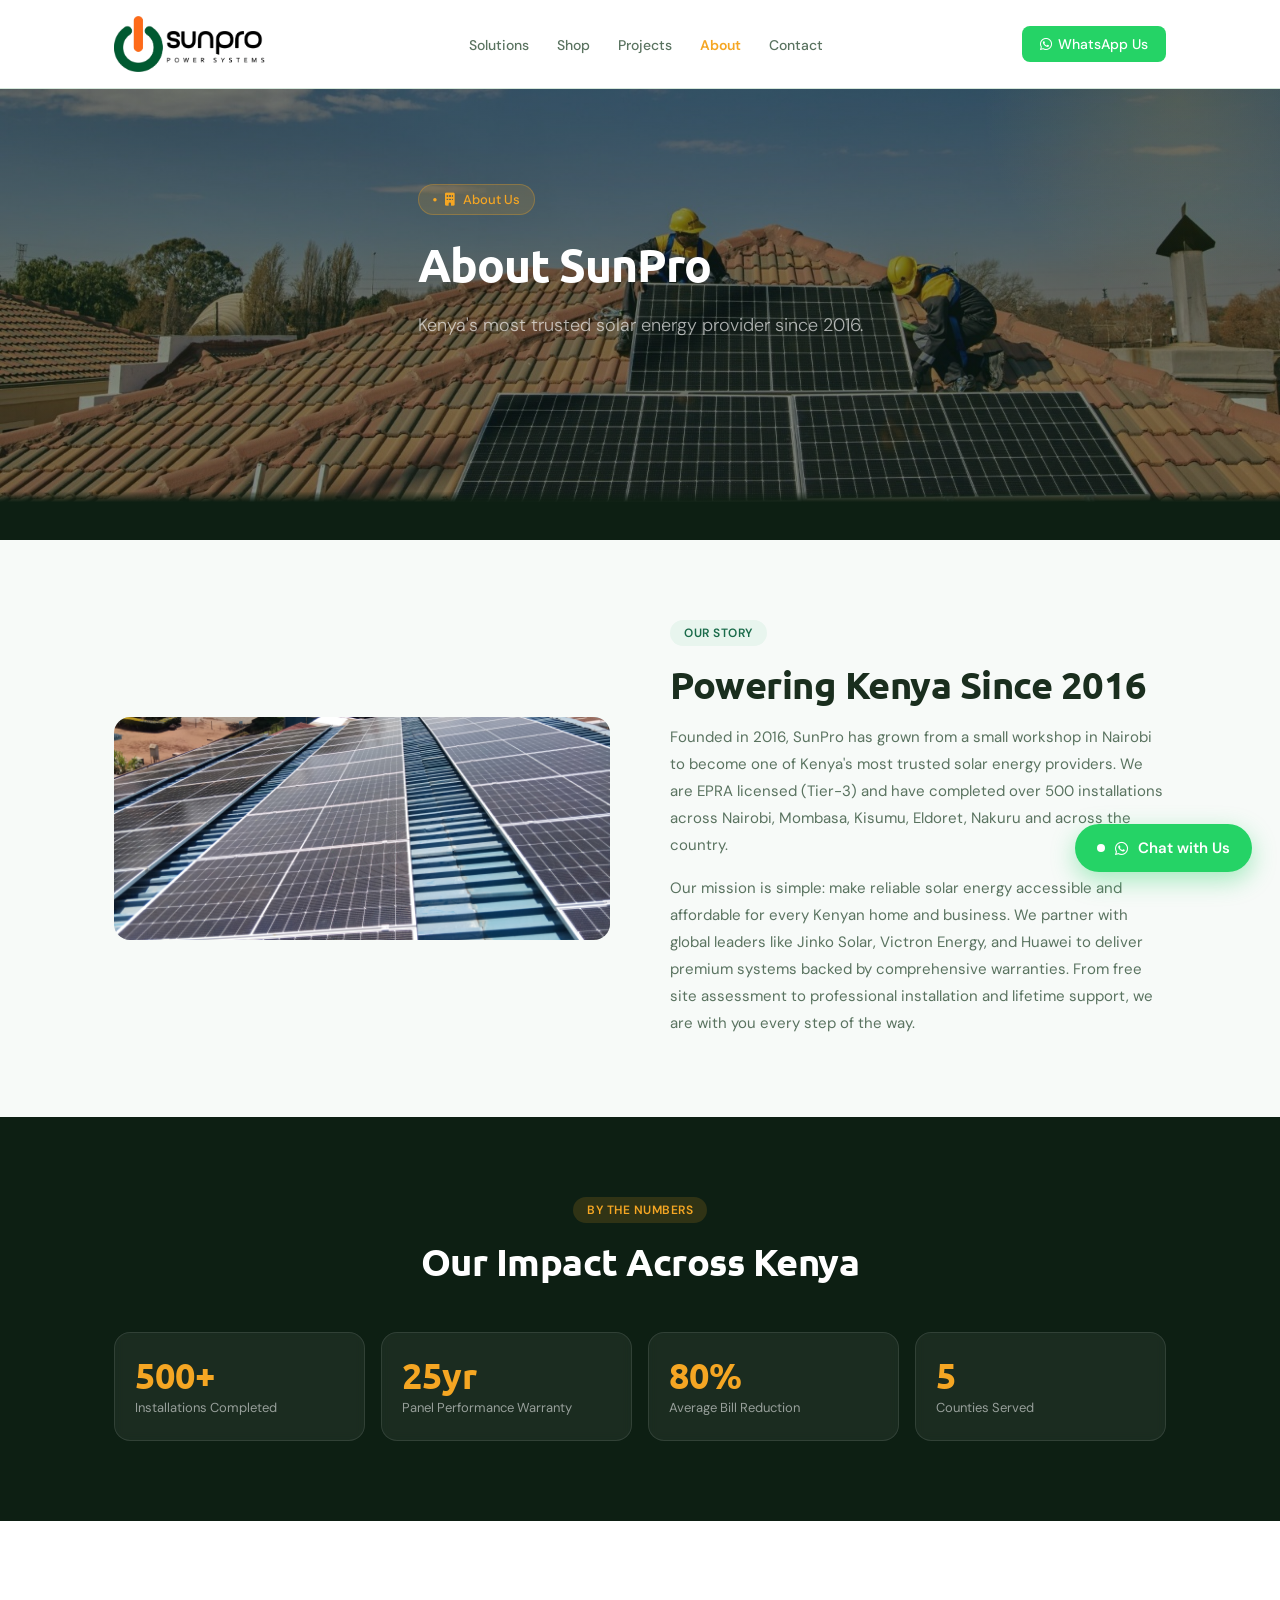
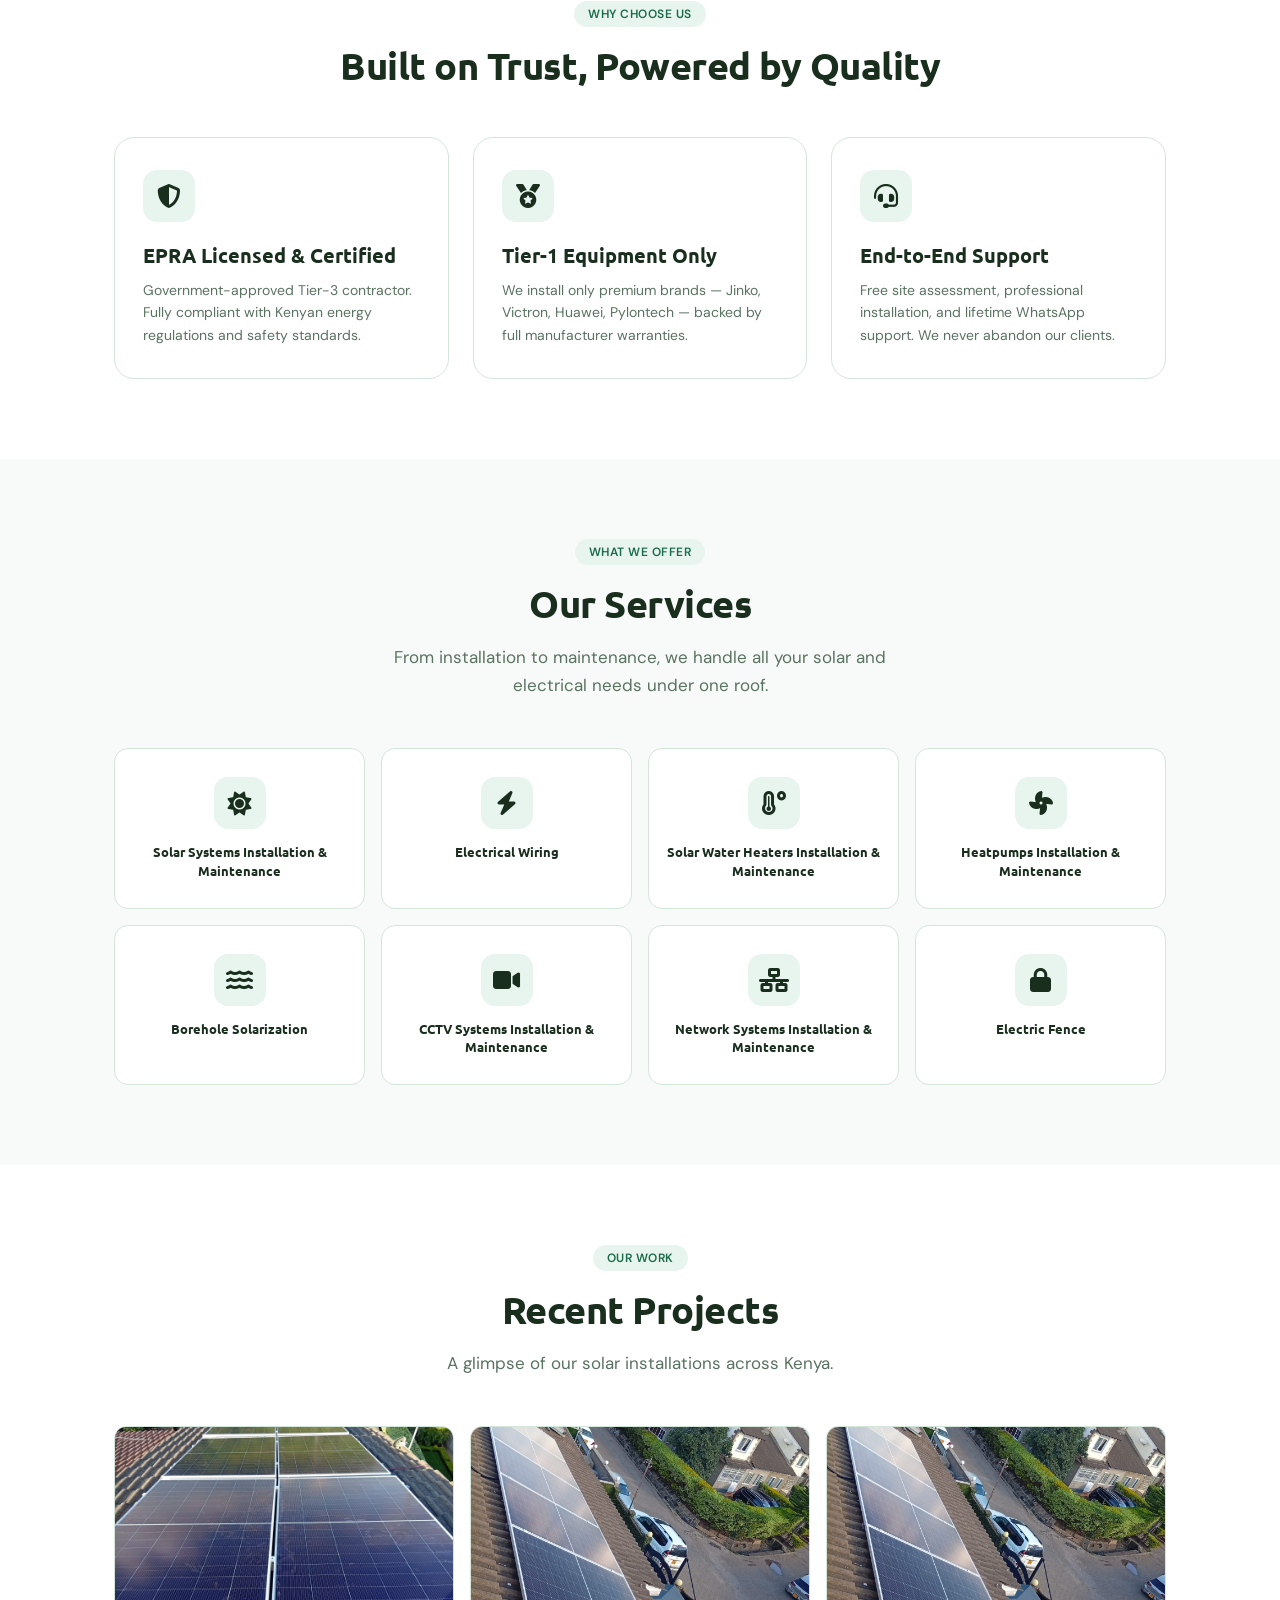
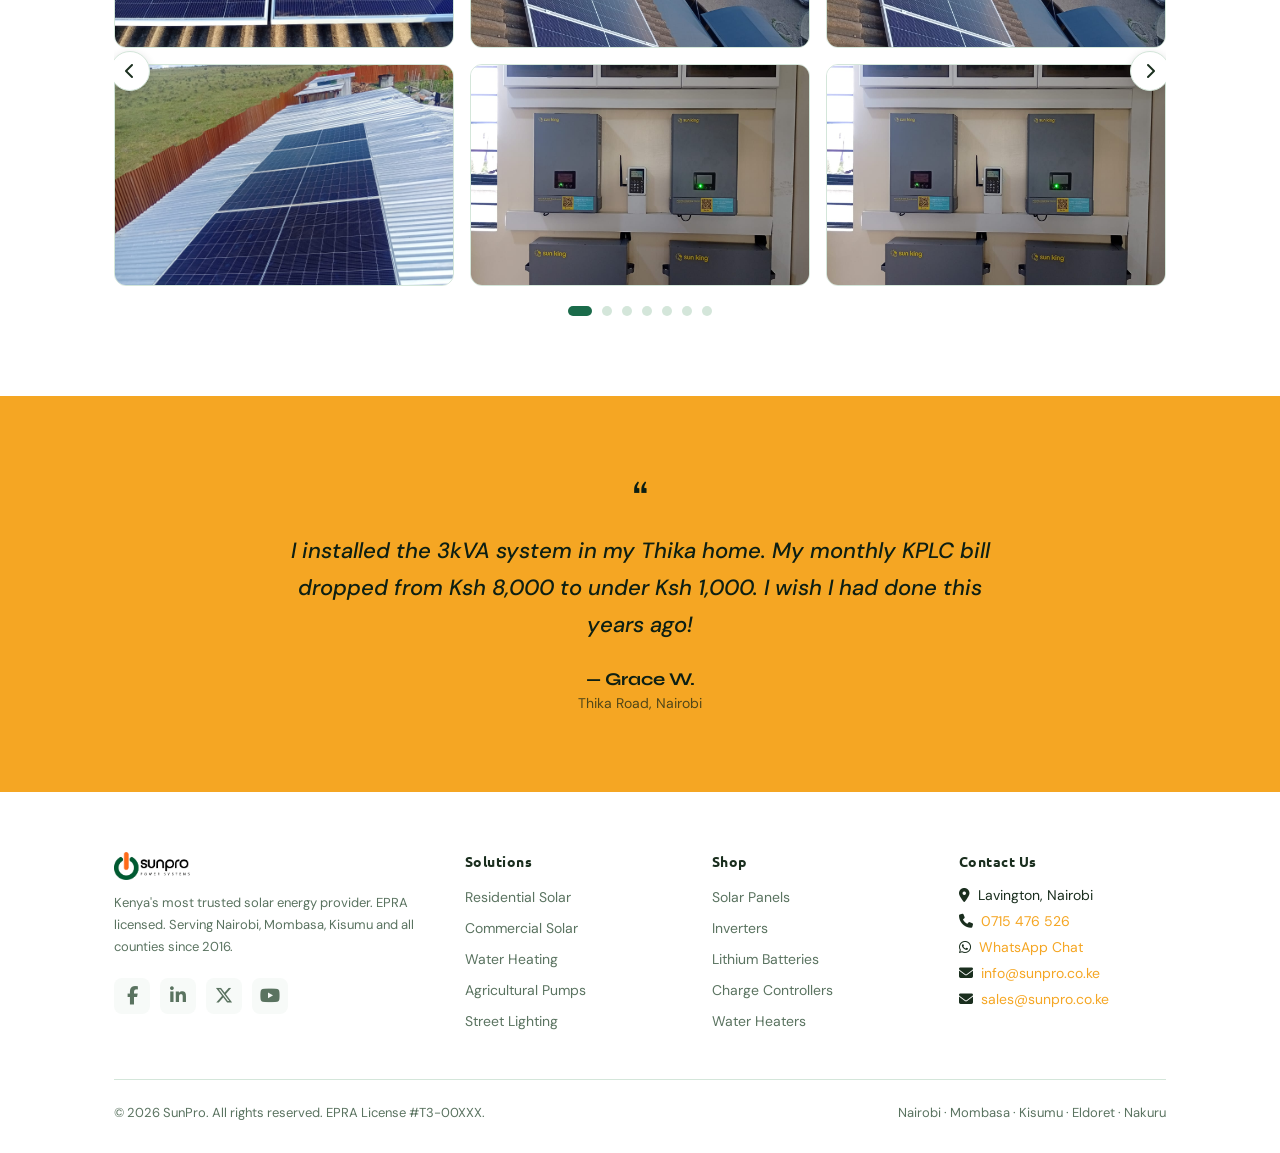
<file: about.html>
<!DOCTYPE html>
<html lang="en">
<head>
<meta charset="UTF-8">
<meta name="viewport" content="width=device-width, initial-scale=1.0">
<link rel="icon" type="image/x-icon" href="/favicon.ico">
<meta name="google-site-verification" content="VGz7PhUjjHxMGZkpt8zcL25VpJ7eWTng-GkbzrlhSys" />
<title>About Us | SunPro</title>
<link href="https://fonts.googleapis.com/css2?family=Syne:wght@400;600;700;800&family=DM+Sans:wght@300;400;500&family=Ubuntu:wght@400;600;700;800&display=swap" rel="stylesheet">
<link rel="stylesheet" href="https://cdnjs.cloudflare.com/ajax/libs/font-awesome/6.7.2/css/all.min.css">
<link rel="stylesheet" href="style.css">
</head>
<body>

<!-- NAV -->
<nav>
  <div class="nav-inner">
    <a href="index.html" class="logo"><img src="images/logo/logo-removebg-preview.png" alt="SunPro"></a>
    <ul>
      <li><a href="index.html#solutions">Solutions</a></li>
      <li><a href="index.html#products">Shop</a></li>
      <li><a href="index.html#projects">Projects</a></li>
      <li><span class="nav-active">About</span></li>
      <li><a href="index.html#contact">Contact</a></li>
    </ul>
    <a href="https://wa.me/254727895108?text=Hi%2C%20I%27d%20like%20a%20free%20solar%20quote!" class="nav-cta" target="_blank"><i class="fa-brands fa-whatsapp"></i> WhatsApp Us</a>
    <button class="nav-hamburger" aria-label="Toggle menu"><span></span><span></span><span></span></button>
  </div>
</nav>

<!-- ABOUT HERO -->
<section class="about-hero">
  <div class="sun-circle"></div>
  <div class="container">
    <div class="hero-badge"><i class="fa-solid fa-building"></i> About Us</div>
    <h1 class="hero-title">About SunPro</h1>
    <p class="hero-sub">Kenya's most trusted solar energy provider since 2016.</p>
  </div>
</section>

<!-- STORY -->
<section id="story">
  <div class="container">
    <div class="value-grid">
      <div>
        <img src="images/projects/IMG-20260511-WA0082.jpg" alt="Solar panel installation" style="width:100%;border-radius:16px;display:block">
      </div>
      <div>
        <span class="section-tag">Our Story</span>
        <h2 class="section-title">Powering Kenya Since 2016</h2>
        <p style="color:var(--muted);line-height:1.8;margin-bottom:16px;font-size:15px">Founded in 2016, SunPro has grown from a small workshop in Nairobi to become one of Kenya's most trusted solar energy providers. We are EPRA licensed (Tier-3) and have completed over 500 installations across Nairobi, Mombasa, Kisumu, Eldoret, Nakuru and across the country.</p>
        <p style="color:var(--muted);line-height:1.8;font-size:15px">Our mission is simple: make reliable solar energy accessible and affordable for every Kenyan home and business. We partner with global leaders like Jinko Solar, Victron Energy, and Huawei to deliver premium systems backed by comprehensive warranties. From free site assessment to professional installation and lifetime support, we are with you every step of the way.</p>
      </div>
    </div>
  </div>
</section>

<!-- STATS -->
<section id="about-stats">
  <div class="container">
    <div class="section-header" style="text-align:center">
      <span class="section-tag" style="background:rgba(245,166,35,0.15);color:var(--sun)">By the Numbers</span>
      <h2 class="section-title" style="color:var(--white)">Our Impact Across Kenya</h2>
    </div>
    <div class="hero-stats hero-stats-4col">
      <div class="stat-card">
        <div class="stat-num">500+</div>
        <div class="stat-label">Installations Completed</div>
      </div>
      <div class="stat-card">
        <div class="stat-num">25yr</div>
        <div class="stat-label">Panel Performance Warranty</div>
      </div>
      <div class="stat-card">
        <div class="stat-num">80%</div>
        <div class="stat-label">Average Bill Reduction</div>
      </div>
      <div class="stat-card">
        <div class="stat-num">5</div>
        <div class="stat-label">Counties Served</div>
      </div>
    </div>
  </div>
</section>

<!-- WHY CHOOSE US -->
<section id="why-choose">
  <div class="container">
    <div class="section-header" style="text-align:center">
      <span class="section-tag">Why Choose Us</span>
      <h2 class="section-title">Built on Trust, Powered by Quality</h2>
    </div>
    <div class="sol-grid">
      <div class="sol-card" style="cursor:default">
        <div class="sol-icon"><i class="fa-solid fa-shield-halved"></i></div>
        <h3>EPRA Licensed & Certified</h3>
        <p>Government-approved Tier-3 contractor. Fully compliant with Kenyan energy regulations and safety standards.</p>
      </div>
      <div class="sol-card" style="cursor:default">
        <div class="sol-icon"><i class="fa-solid fa-medal"></i></div>
        <h3>Tier-1 Equipment Only</h3>
        <p>We install only premium brands — Jinko, Victron, Huawei, Pylontech — backed by full manufacturer warranties.</p>
      </div>
      <div class="sol-card" style="cursor:default">
        <div class="sol-icon"><i class="fa-solid fa-headset"></i></div>
        <h3>End-to-End Support</h3>
        <p>Free site assessment, professional installation, and lifetime WhatsApp support. We never abandon our clients.</p>
      </div>
    </div>
  </div>
</section>

<!-- SERVICES -->
<section id="services">
  <div class="container">
    <div class="section-header" style="text-align:center">
      <span class="section-tag">What We Offer</span>
      <h2 class="section-title">Our Services</h2>
      <p class="section-sub" style="margin:0 auto">From installation to maintenance, we handle all your solar and electrical needs under one roof.</p>
    </div>
    <div class="services-grid">
      <div class="service-card">
        <div class="sol-icon"><i class="fa-solid fa-sun"></i></div>
        <h4>Solar Systems Installation &amp; Maintenance</h4>
      </div>
      <div class="service-card">
        <div class="sol-icon"><i class="fa-solid fa-bolt"></i></div>
        <h4>Electrical Wiring</h4>
      </div>
      <div class="service-card">
        <div class="sol-icon"><i class="fa-solid fa-temperature-high"></i></div>
        <h4>Solar Water Heaters Installation &amp; Maintenance</h4>
      </div>
      <div class="service-card">
        <div class="sol-icon"><i class="fa-solid fa-fan"></i></div>
        <h4>Heatpumps Installation &amp; Maintenance</h4>
      </div>
      <div class="service-card">
        <div class="sol-icon"><i class="fa-solid fa-water"></i></div>
        <h4>Borehole Solarization</h4>
      </div>
      <div class="service-card">
        <div class="sol-icon"><i class="fa-solid fa-video"></i></div>
        <h4>CCTV Systems Installation &amp; Maintenance</h4>
      </div>
      <div class="service-card">
        <div class="sol-icon"><i class="fa-solid fa-network-wired"></i></div>
        <h4>Network Systems Installation &amp; Maintenance</h4>
      </div>
      <div class="service-card">
        <div class="sol-icon"><i class="fa-solid fa-lock"></i></div>
        <h4>Electric Fence</h4>
      </div>
    </div>
  </div>
</section>

<!-- GALLERY -->
<section id="gallery">
  <div class="container">
    <div class="section-header">
      <span class="section-tag">Our Work</span>
      <h2 class="section-title">Recent Projects</h2>
      <p class="section-sub" style="margin:0 auto">A glimpse of our solar installations across Kenya.</p>
    </div>
    <div class="gallery-carousel">
      <div class="carousel-track" id="carousel-track">
        <div class="carousel-slide">
          <div class="gallery-grid">
            <div class="gallery-item"><img src="images/projects/IMG-20260511-WA0037.jpg" alt="Solar installation project" class="gallery-img"></div>
            <div class="gallery-item"><img src="images/projects/IMG-20260511-WA0038.jpg" alt="Solar installation project" class="gallery-img"></div>
            <div class="gallery-item"><img src="images/projects/IMG-20260511-WA0038(1).jpg" alt="Solar installation project" class="gallery-img"></div>
            <div class="gallery-item"><img src="images/projects/IMG-20260511-WA0039.jpg" alt="Solar installation project" class="gallery-img"></div>
            <div class="gallery-item"><img src="images/projects/IMG-20260511-WA0040.jpg" alt="Solar installation project" class="gallery-img"></div>
            <div class="gallery-item"><img src="images/projects/IMG-20260511-WA0040(1).jpg" alt="Solar installation project" class="gallery-img"></div>
          </div>
        </div>
        <div class="carousel-slide">
          <div class="gallery-grid">
            <div class="gallery-item"><img src="images/projects/IMG-20260511-WA0041.jpg" alt="Solar installation project" class="gallery-img"></div>
            <div class="gallery-item"><img src="images/projects/IMG-20260511-WA0041(1).jpg" alt="Solar installation project" class="gallery-img"></div>
            <div class="gallery-item"><img src="images/projects/IMG-20260511-WA0042.jpg" alt="Solar installation project" class="gallery-img"></div>
            <div class="gallery-item"><img src="images/projects/IMG-20260511-WA0042(1).jpg" alt="Solar installation project" class="gallery-img"></div>
            <div class="gallery-item"><img src="images/projects/IMG-20260511-WA0043.jpg" alt="Solar installation project" class="gallery-img"></div>
            <div class="gallery-item"><img src="images/projects/IMG-20260511-WA0045.jpg" alt="Solar installation project" class="gallery-img"></div>
          </div>
        </div>
        <div class="carousel-slide">
          <div class="gallery-grid">
            <div class="gallery-item"><img src="images/projects/IMG-20260511-WA0049.jpg" alt="Solar installation project" class="gallery-img"></div>
            <div class="gallery-item"><img src="images/projects/IMG-20260511-WA0051.jpg" alt="Solar installation project" class="gallery-img"></div>
            <div class="gallery-item"><img src="images/projects/IMG-20260511-WA0053.jpg" alt="Solar installation project" class="gallery-img"></div>
            <div class="gallery-item"><img src="images/projects/IMG-20260511-WA0056.jpg" alt="Solar installation project" class="gallery-img"></div>
            <div class="gallery-item"><img src="images/projects/IMG-20260511-WA0058.jpg" alt="Solar installation project" class="gallery-img"></div>
            <div class="gallery-item"><img src="images/projects/IMG-20260511-WA0063.jpg" alt="Solar installation project" class="gallery-img"></div>
          </div>
        </div>
        <div class="carousel-slide">
          <div class="gallery-grid">
            <div class="gallery-item"><img src="images/projects/IMG-20260511-WA0066.jpg" alt="Solar installation project" class="gallery-img"></div>
            <div class="gallery-item"><img src="images/projects/IMG-20260511-WA0070.jpg" alt="Solar installation project" class="gallery-img"></div>
            <div class="gallery-item"><img src="images/projects/IMG-20260511-WA0072.jpg" alt="Solar installation project" class="gallery-img"></div>
            <div class="gallery-item"><img src="images/projects/IMG-20260511-WA0076.jpg" alt="Solar installation project" class="gallery-img"></div>
            <div class="gallery-item"><img src="images/projects/IMG-20260511-WA0079.jpg" alt="Solar installation project" class="gallery-img"></div>
            <div class="gallery-item"><img src="images/projects/IMG-20260511-WA0082.jpg" alt="Solar installation project" class="gallery-img"></div>
          </div>
        </div>
        <div class="carousel-slide">
          <div class="gallery-grid">
            <div class="gallery-item"><img src="images/projects/IMG-20260511-WA0084.jpg" alt="Solar installation project" class="gallery-img"></div>
            <div class="gallery-item"><img src="images/projects/IMG-20260511-WA0087.jpg" alt="Solar installation project" class="gallery-img"></div>
            <div class="gallery-item"><img src="images/projects/IMG-20260511-WA0090.jpg" alt="Solar installation project" class="gallery-img"></div>
            <div class="gallery-item"><img src="images/projects/IMG-20260511-WA0093.jpg" alt="Solar installation project" class="gallery-img"></div>
            <div class="gallery-item"><img src="images/projects/IMG-20260511-WA0096.jpg" alt="Solar installation project" class="gallery-img"></div>
            <div class="gallery-item"><img src="images/projects/IMG-20260511-WA0099.jpg" alt="Solar installation project" class="gallery-img"></div>
          </div>
        </div>
        <div class="carousel-slide">
          <div class="gallery-grid">
            <div class="gallery-item"><img src="images/projects/IMG-20260511-WA0102.jpg" alt="Solar installation project" class="gallery-img"></div>
            <div class="gallery-item"><img src="images/projects/IMG-20260511-WA0106.jpg" alt="Solar installation project" class="gallery-img"></div>
            <div class="gallery-item"><img src="images/projects/IMG-20260511-WA0108.jpg" alt="Solar installation project" class="gallery-img"></div>
            <div class="gallery-item"><img src="images/projects/IMG-20260511-WA0110.jpg" alt="Solar installation project" class="gallery-img"></div>
            <div class="gallery-item"><img src="images/projects/IMG-20260511-WA0112.jpg" alt="Solar installation project" class="gallery-img"></div>
            <div class="gallery-item"><img src="images/projects/IMG-20260511-WA0114.jpg" alt="Solar installation project" class="gallery-img"></div>
          </div>
        </div>
        <div class="carousel-slide">
          <div class="gallery-grid">
            <div class="gallery-item"><img src="images/projects/IMG-20260511-WA0116.jpg" alt="Solar installation project" class="gallery-img"></div>
            <div class="gallery-item"><img src="images/projects/IMG-20260511-WA0118.jpg" alt="Solar installation project" class="gallery-img"></div>
            <div class="gallery-item"><img src="images/projects/IMG-20260511-WA0120.jpg" alt="Solar installation project" class="gallery-img"></div>
          </div>
        </div>
      </div>
      <button class="carousel-btn carousel-prev" id="carousel-prev" aria-label="Previous"><i class="fa-solid fa-chevron-left"></i></button>
      <button class="carousel-btn carousel-next" id="carousel-next" aria-label="Next"><i class="fa-solid fa-chevron-right"></i></button>
      <div class="carousel-dots" id="carousel-dots">
        <button class="carousel-dot active" data-slide="0" aria-label="Slide 1"></button>
        <button class="carousel-dot" data-slide="1" aria-label="Slide 2"></button>
        <button class="carousel-dot" data-slide="2" aria-label="Slide 3"></button>
        <button class="carousel-dot" data-slide="3" aria-label="Slide 4"></button>
        <button class="carousel-dot" data-slide="4" aria-label="Slide 5"></button>
        <button class="carousel-dot" data-slide="5" aria-label="Slide 6"></button>
        <button class="carousel-dot" data-slide="6" aria-label="Slide 7"></button>
      </div>
    </div>
  </div>
</section>

<!-- TESTIMONIAL -->
<section class="about-testimonial">
  <div class="container">
    <p style="font-size:48px;color:var(--dark);margin-bottom:8px;font-family:'Syne',sans-serif;line-height:1">&#8220;</p>
    <blockquote style="font-size:22px;color:var(--dark);line-height:1.7;max-width:700px;margin:0 auto 24px;font-family:'DM Sans',sans-serif;font-weight:500;font-style:italic">
      I installed the 3kVA system in my Thika home. My monthly KPLC bill dropped from Ksh 8,000 to under Ksh 1,000. I wish I had done this years ago!
    </blockquote>
    <div style="color:var(--dark)">
      <strong style="font-family:'Syne',sans-serif;font-size:18px">— Grace W.</strong>
      <span style="display:block;font-size:14px;opacity:0.7;margin-top:4px">Thika Road, Nairobi</span>
    </div>
  </div>
</section>

<!-- FOOTER -->
<footer id="contact">
  <div class="container">
    <div class="footer-grid">
      <div>
        <div class="footer-logo"><img src="images/logo/logo-removebg-preview.png" alt="SunPro"></div>
        <p class="footer-desc">Kenya's most trusted solar energy provider. EPRA licensed. Serving Nairobi, Mombasa, Kisumu and all counties since 2016.</p>
        <div class="social-links">
          <a href="https://www.facebook.com/share/17wQtb13HR/" class="social-btn" target="_blank"><i class="fa-brands fa-facebook-f"></i></a>
          <a href="#" class="social-btn"><i class="fa-brands fa-linkedin-in"></i></a>
          <a href="#" class="social-btn"><i class="fa-brands fa-x-twitter"></i></a>
          <a href="#" class="social-btn"><i class="fa-brands fa-youtube"></i></a>
        </div>
      </div>
      <div>
        <h4>Solutions</h4>
        <ul>
          <li><a href="index.html#packages">Residential Solar</a></li>
          <li><a href="index.html#packages">Commercial Solar</a></li>
          <li><a href="index.html#water-heating">Water Heating</a></li>
          <li><a href="index.html#agriculture">Agricultural Pumps</a></li>
          <li><a href="index.html#products">Street Lighting</a></li>
        </ul>
      </div>
      <div>
        <h4>Shop</h4>
        <ul>
          <li><a href="index.html#products">Solar Panels</a></li>
          <li><a href="index.html#products">Inverters</a></li>
          <li><a href="index.html#products">Lithium Batteries</a></li>
          <li><a href="index.html#products">Charge Controllers</a></li>
          <li><a href="index.html#products">Water Heaters</a></li>
        </ul>
      </div>
      <div>
        <h4>Contact Us</h4>
        <div class="footer-contact">
          <p><i class="fa-solid fa-location-dot"></i> Lavington, Nairobi</p>
          <p><i class="fa-solid fa-phone"></i> <a href="tel:+254715476526" style="color:var(--sun);text-decoration:none">0715 476 526</a></p>
          <p><i class="fa-brands fa-whatsapp"></i> <a href="https://wa.me/254727895108" style="color:var(--sun);text-decoration:none" target="_blank">WhatsApp Chat</a></p>
            <p><i class="fa-solid fa-envelope"></i> <a href="mailto:info@sunpro.co.ke" style="color:var(--sun);text-decoration:none">info@sunpro.co.ke</a></p>
            <p><i class="fa-solid fa-envelope"></i> <a href="mailto:sales@sunpro.co.ke" style="color:var(--sun);text-decoration:none">sales@sunpro.co.ke</a></p>
          </div>
      </div>
    </div>
    <div class="footer-bottom">
      <span>&#169; <span class="current-year"></span> SunPro. All rights reserved. EPRA License #T3-00XXX.</span>
      <span>Nairobi &middot; Mombasa &middot; Kisumu &middot; Eldoret &middot; Nakuru</span>
    </div>
  </div>
</footer>

<!-- WHATSAPP FLOAT -->
<a href="https://wa.me/254727895108?text=Hi%2C%20I%27d%20like%20to%20inquire%20about%20solar!" class="wa-float" target="_blank">
  <span class="wa-float-dot"></span> <i class="fa-brands fa-whatsapp"></i> Chat with Us
</a>

<script src="script.js"></script>
<script>
(function(){
  var track=document.getElementById('carousel-track');
  var slides=track.querySelectorAll('.carousel-slide');
  var dots=document.querySelectorAll('.carousel-dot');
  var prev=document.getElementById('carousel-prev');
  var next=document.getElementById('carousel-next');
  var current=0;
  function goTo(i){
    if(i<0||i>=slides.length)return;
    current=i;
    track.style.transform='translateX(-'+(current*100)+'%)';
    for(var d=0;d<dots.length;d++)dots[d].classList.remove('active');
    dots[current].classList.add('active');
  }
  if(prev&&next){
    prev.addEventListener('click',function(){goTo(current-1)});
    next.addEventListener('click',function(){goTo(current+1)});
  }
  for(var d=0;d<dots.length;d++){
    (function(dot){dot.addEventListener('click',function(){goTo(parseInt(dot.getAttribute('data-slide')))})})(dots[d]);
  }
})();
</script>
</body>
</html>
</file>
<file: style.css>
*{margin:0;padding:0;box-sizing:border-box}
  :root{
    --sun:#F5A623;--sun-dark:#C47D0E;--sun-light:#FFF3D6;
    --green:#1A6B4A;--green-light:#E8F5EE;--green-mid:#2E9E6F;
    --dark:#0D1F13;--mid:#1C3625;--text:#1A2E1E;--muted:#5A7360;
    --white:#FFFFFF;--surface:#F7FAF8;--border:#D4E6DA;
    --wa:#25D366;
  }
  html{scroll-behavior:smooth}
  body{font-family:'DM Sans',sans-serif;color:var(--text);background:var(--white);overflow-x:hidden;overflow-wrap:break-word}
  img{max-width:100%;height:auto}
  h1,h2,h3,h4{font-family:'Ubuntu',sans-serif}
  .container{max-width:1100px;margin:0 auto;padding:0 24px}

  /* NAV */
  nav{position:fixed;top:0;left:0;right:0;z-index:100;background:var(--white);border-bottom:1px solid var(--border)}
  .nav-inner{display:flex;align-items:center;justify-content:space-between;padding:16px 24px;max-width:1100px;margin:0 auto}
.logo{font-family:'Ubuntu',sans-serif;font-weight:800;font-size:32px;color:var(--sun);letter-spacing:-0.5px;display:flex;align-items:center;text-decoration:none}
.logo img{height:56px;display:block}
  nav ul{display:flex;gap:28px;list-style:none}
  nav ul a{color:var(--muted);text-decoration:none;font-size:14px;font-weight:500;transition:color 0.2s}
  nav ul a:hover{color:var(--sun)}
  .nav-cta{background:var(--wa);color:var(--white);padding:9px 18px;border-radius:8px;font-size:14px;font-weight:500;text-decoration:none;display:flex;align-items:center;gap:6px;transition:opacity 0.2s}
  .nav-cta:hover{opacity:0.9}
  .nav-hamburger{display:none;flex-direction:column;gap:5px;background:none;border:none;cursor:pointer;padding:4px;position:relative;z-index:101}
  .nav-hamburger span{width:24px;height:2px;background:var(--dark);border-radius:2px;transition:all 0.3s}
  .nav.open .nav-hamburger span:nth-child(1){transform:rotate(45deg) translate(5px,5px)}
  .nav.open .nav-hamburger span:nth-child(2){opacity:0}
  .nav.open .nav-hamburger span:nth-child(3){transform:rotate(-45deg) translate(5px,-5px)}

  /* HERO */
  #hero{min-height:100vh;background:linear-gradient(to top,rgba(13,31,19,1) 0%,rgba(13,31,19,1) 7%,rgba(13,31,19,0.4) 9%,rgba(13,31,19,0.4) 100%),url('images/hero.jpg') center/cover no-repeat;display:flex;align-items:center;position:relative;overflow:hidden;padding-top:80px}
  .hero-grid{display:grid;grid-template-columns:1fr 1fr;gap:60px;align-items:center;padding:80px 0}
  .hero-badge{display:inline-flex;align-items:center;gap:8px;background:rgba(245,166,35,0.15);border:1px solid rgba(245,166,35,0.3);color:var(--sun);padding:6px 14px;border-radius:40px;font-size:13px;font-weight:500;margin-bottom:24px}
  .hero-badge::before{content:'●';font-size:8px;animation:pulse 2s infinite}
  @keyframes pulse{0%,100%{opacity:1}50%{opacity:0.4}}
  h1.hero-title{font-size:52px;font-weight:800;color:var(--white);line-height:1.1;letter-spacing:-1px;margin-bottom:20px}
  h1.hero-title em{color:var(--sun);font-style:normal}
  .hero-sub{font-size:18px;color:rgba(255,255,255,0.65);line-height:1.7;margin-bottom:36px;font-weight:300}
  .hero-btns{display:flex;gap:14px;flex-wrap:wrap}
  .btn-wa{display:inline-flex;align-items:center;gap:8px;background:var(--wa);color:var(--white);padding:14px 24px;border-radius:10px;font-size:16px;font-weight:500;text-decoration:none;transition:transform 0.2s,box-shadow 0.2s}
  .btn-wa:hover{transform:translateY(-2px);box-shadow:0 8px 24px rgba(37,211,102,0.3)}
  .btn-outline{display:inline-flex;align-items:center;gap:8px;background:transparent;color:var(--white);border:1.5px solid rgba(255,255,255,0.3);padding:14px 24px;border-radius:10px;font-size:16px;font-weight:500;text-decoration:none;transition:all 0.2s}
  .btn-outline:hover{border-color:var(--sun);color:var(--sun)}
  .hero-visual{position:relative}
  .hero-stats{display:grid;grid-template-columns:1fr 1fr;gap:16px}
  .stat-card{background:rgba(255,255,255,0.06);border:1px solid rgba(255,255,255,0.1);border-radius:16px;padding:24px 20px;backdrop-filter:blur(4px)}
  .stat-num{font-family:'Ubuntu',sans-serif;font-size:36px;font-weight:800;color:var(--sun);line-height:1}
  .stat-label{font-size:13px;color:rgba(255,255,255,0.55);margin-top:6px;font-weight:400}
  .sun-circle{position:absolute;top:-100px;right:-100px;width:400px;height:400px;border-radius:50%;background:radial-gradient(circle,rgba(245,166,35,0.15) 0%,transparent 70%);pointer-events:none}

  /* PARTNERS */
  #partners{background:var(--white);border-top:1px solid var(--border);border-bottom:1px solid var(--border);padding:40px 0}
  #partners .section-header{text-align:center;margin-bottom:32px}
  .partners-marquee{overflow:hidden;width:100%;-webkit-mask:linear-gradient(90deg,transparent 0,#000 5%,#000 95%,transparent 100%);mask:linear-gradient(90deg,transparent 0,#000 5%,#000 95%,transparent 100%)}
  .partners-track{display:flex;align-items:center;gap:48px;width:max-content;animation:scroll-logos 25s linear infinite}
  .partner-item{display:flex;align-items:center;justify-content:center;flex-shrink:0}
  .partner-item img{height:64px;width:auto;display:block;border-radius:6px;object-fit:cover}
  @keyframes scroll-logos{0%{transform:translateX(0)}100%{transform:translateX(-50%)}}

  /* SECTIONS */
  section{padding:80px 0}
  .section-tag{display:inline-block;background:var(--green-light);color:var(--green);padding:5px 14px;border-radius:40px;font-size:12px;font-weight:600;letter-spacing:0.5px;text-transform:uppercase;margin-bottom:16px}
  .section-title{font-size:38px;font-weight:700;letter-spacing:-0.5px;margin-bottom:16px;line-height:1.2}
  .section-sub{font-size:17px;color:var(--muted);line-height:1.7;max-width:540px}
  .section-header{margin-bottom:48px}

  /* SOLUTION CARDS */
  #solutions{background:var(--surface)}
  .sol-grid{display:grid;grid-template-columns:repeat(3,1fr);gap:24px}
  .sol-card{background:var(--white);border:1px solid var(--border);border-radius:20px;padding:32px 28px;transition:all 0.3s;cursor:pointer;text-decoration:none;color:inherit;display:block}
  .sol-card:hover{border-color:var(--green-mid);transform:translateY(-4px);box-shadow:0 16px 40px rgba(26,107,74,0.1)}
  .sol-icon{width:52px;height:52px;border-radius:14px;background:var(--green-light);display:flex;align-items:center;justify-content:center;margin-bottom:20px;font-size:24px}
  .sol-card h3{font-size:20px;font-weight:700;margin-bottom:10px}
  .sol-card p{font-size:14px;color:var(--muted);line-height:1.6}
  .sol-arrow{margin-top:20px;color:var(--green);font-size:13px;font-weight:600;display:flex;align-items:center;gap:4px}

  /* VALUE PROP */
  #value{background:var(--dark)}
  #value .section-title{color:var(--white)}
  #value .section-sub{color:rgba(255,255,255,0.5)}
  #value .section-tag{background:rgba(245,166,35,0.15);color:var(--sun)}
  .value-grid{display:grid;grid-template-columns:1fr 1fr;gap:60px;align-items:center}
  .pain-list{list-style:none;display:flex;flex-direction:column;gap:16px}
  .pain-item{display:flex;align-items:flex-start;gap:14px;color:rgba(255,255,255,0.75);font-size:15px;line-height:1.5}
  .pain-dot{width:20px;height:20px;border-radius:50%;background:var(--sun);display:flex;align-items:center;justify-content:center;font-size:11px;flex-shrink:0;margin-top:1px;color:var(--dark);font-weight:700}
  .roi-box{background:rgba(245,166,35,0.1);border:1px solid rgba(245,166,35,0.25);border-radius:20px;padding:32px}
  .roi-box h3{font-family:'Ubuntu',sans-serif;font-size:24px;color:var(--sun);margin-bottom:6px;font-weight:700}
  .roi-box p{color:rgba(255,255,255,0.6);font-size:14px;line-height:1.6}
  .roi-num{font-family:'Ubuntu',sans-serif;font-size:56px;font-weight:800;color:var(--sun);line-height:1;margin:16px 0 4px}

  /* PRODUCTS */
  #products .section-header{text-align:center}
  #products .section-sub{margin:0 auto}
  .prod-grid{display:grid;grid-template-columns:repeat(3,1fr);gap:20px}
  .prod-card{border:1px solid var(--border);border-radius:16px;overflow:hidden;transition:all 0.3s}
  .prod-card:hover{border-color:var(--green-mid);box-shadow:0 8px 24px rgba(26,107,74,0.1)}
.prod-card:hover .prod-img img{transform:scale(1.1)}
  .prod-img{height:160px;display:flex;align-items:center;justify-content:center;font-size:56px;background:var(--surface);overflow:hidden}
.prod-img img{width:100%;height:100%;object-fit:contain;display:block;transition:transform 0.4s ease}
  .prod-body{padding:20px}
  .prod-tag{font-size:11px;font-weight:600;text-transform:uppercase;letter-spacing:0.5px;color:var(--green);margin-bottom:8px}
  .prod-card h3{font-size:16px;font-weight:700;margin-bottom:6px}
  .prod-price{font-family:'Ubuntu',sans-serif;font-size:22px;font-weight:700;color:var(--green);margin:12px 0}
  .prod-price span{font-size:13px;font-weight:400;color:var(--muted)}
  .btn-wa-sm{display:flex;align-items:center;justify-content:center;gap:6px;background:var(--wa);color:var(--white);padding:10px;border-radius:8px;font-size:14px;font-weight:500;text-decoration:none;transition:opacity 0.2s}
  .btn-wa-sm:hover{opacity:0.9}
  .badge-popular{display:inline-block;background:var(--sun-light);color:var(--sun-dark);font-size:11px;font-weight:600;padding:3px 10px;border-radius:40px;margin-bottom:8px}

  /* CALCULATOR */
  #calculator{background:var(--dark)}
  #calculator .section-title{color:var(--white)}
  #calculator .section-tag{background:rgba(245,166,35,0.15);color:var(--sun)}
  .calc-box{background:rgba(255,255,255,0.05);border:1px solid rgba(255,255,255,0.1);border-radius:24px;padding:40px;max-width:640px;margin:0 auto}
  .calc-label{font-size:14px;color:rgba(255,255,255,0.55);margin-bottom:10px}
  .calc-slider{width:100%;margin:8px 0 4px;accent-color:var(--sun)}
  .calc-range-labels{display:flex;justify-content:space-between;font-size:12px;color:rgba(255,255,255,0.3);margin-bottom:28px}
  .calc-result{background:rgba(245,166,35,0.1);border:1px solid rgba(245,166,35,0.25);border-radius:16px;padding:24px;margin-top:24px;text-align:center}
  .calc-result h3{font-family:'Ubuntu',sans-serif;font-size:28px;color:var(--sun);font-weight:700;margin-bottom:4px}
  .calc-result p{color:rgba(255,255,255,0.55);font-size:13px;margin-bottom:16px}
  .kplc-val{font-family:'Ubuntu',sans-serif;font-size:36px;color:var(--sun);font-weight:800}

  /* PROCESS */
  #process{background:var(--surface)}
  .process-steps{display:grid;grid-template-columns:repeat(4,1fr);gap:0;position:relative}
  .process-steps::before{content:'';position:absolute;top:36px;left:12%;right:12%;height:2px;background:var(--border);z-index:0;transform:scaleX(0);transform-origin:left}
  #process.visible .process-steps::before{animation:draw-line 0.8s ease-out 0.1s forwards}
  .step{text-align:center;padding:0 16px;position:relative;z-index:1}
  .step-num{width:72px;height:72px;border-radius:50%;background:var(--green);color:var(--white);font-family:'Ubuntu',sans-serif;font-size:22px;font-weight:800;display:flex;align-items:center;justify-content:center;margin:0 auto 20px;opacity:0;transform:scale(0)}
  .step.visible .step-num{animation:step-pop 0.5s ease-out forwards}
  .step h3,.step p{opacity:0;transform:translateY(12px);transition:all 0.5s ease-out}
  .step.visible h3,.step.visible p{opacity:1;transform:translateY(0)}
  .step:nth-child(1).visible .step-num{animation-delay:0s}
  .step:nth-child(2).visible .step-num{animation-delay:0.2s}
  .step:nth-child(3).visible .step-num{animation-delay:0.4s}
  .step:nth-child(4).visible .step-num{animation-delay:0.6s}
  .step:nth-child(1).visible h3,.step:nth-child(1).visible p{transition-delay:0.2s}
  .step:nth-child(2).visible h3,.step:nth-child(2).visible p{transition-delay:0.4s}
  .step:nth-child(3).visible h3,.step:nth-child(3).visible p{transition-delay:0.6s}
  .step:nth-child(4).visible h3,.step:nth-child(4).visible p{transition-delay:0.8s}
  @keyframes step-pop{0%{transform:scale(0);opacity:0}60%{transform:scale(1.15);opacity:1}100%{transform:scale(1);opacity:1}}
  @keyframes draw-line{to{transform:scaleX(1)}}

  /* PACKAGES */
  #packages{background:var(--dark)}
  #packages .section-title{color:var(--white)}
  #packages .section-sub{color:rgba(255,255,255,0.5)}
  #packages .section-tag{background:rgba(245,166,35,0.15);color:var(--sun)}
  .pkg-grid{display:grid;grid-template-columns:repeat(4,1fr);gap:20px}
  .pkg-card{background:rgba(255,255,255,0.05);border:1px solid rgba(255,255,255,0.1);border-radius:20px;padding:32px 24px;transition:all 0.3s}
  .pkg-card.featured{background:var(--green);border-color:var(--green-mid)}
  .pkg-icon{font-size:36px;margin-bottom:16px}
  .pkg-card h3{font-family:'Ubuntu',sans-serif;font-size:20px;font-weight:700;color:var(--white);margin-bottom:4px}
  .pkg-sub{font-size:13px;color:rgba(255,255,255,0.5);margin-bottom:20px}
  .pkg-card.featured .pkg-sub{color:rgba(255,255,255,0.7)}
  .pkg-features{list-style:none;display:flex;flex-direction:column;gap:10px;margin-bottom:24px}
  .pkg-features li{font-size:13px;color:rgba(255,255,255,0.7);display:flex;align-items:center;gap:8px}
  .pkg-features li::before{content:'✓';color:var(--sun);font-weight:700;flex-shrink:0}
  .pkg-card.featured .pkg-features li{color:rgba(255,255,255,0.9)}

  /* PROJECTS */
  #projects .section-header{text-align:center}
  .proj-grid{display:grid;grid-template-columns:repeat(3,1fr);gap:20px}
  .proj-card{border-radius:16px;overflow:hidden;border:1px solid var(--border);background:var(--white)}
.proj-card:hover .proj-img img{transform:scale(1.1)}
  .proj-img{height:180px;display:flex;align-items:center;justify-content:center;font-size:56px;background:var(--surface);overflow:hidden}
.proj-img img{width:100%;height:100%;object-fit:cover;display:block;transition:transform 0.4s ease}
  .proj-body{padding:20px}
  .proj-tag{font-size:11px;font-weight:600;text-transform:uppercase;color:var(--green);letter-spacing:0.5px;margin-bottom:8px}
  .proj-card h3{font-size:16px;font-weight:700;margin-bottom:6px}
  .proj-card p{font-size:13px;color:var(--muted);line-height:1.5}
  .proj-meta{display:flex;gap:16px;margin-top:12px;font-size:12px;color:var(--muted)}

  /* TESTIMONIALS */
  #testimonials{background:var(--surface)}
  .test-grid{display:grid;grid-template-columns:repeat(3,1fr);gap:20px}
  .test-card{background:var(--white);border:1px solid var(--border);border-radius:16px;padding:28px 24px}
  .stars{color:var(--sun);font-size:16px;margin-bottom:14px}
  .test-card p{font-size:14px;line-height:1.7;color:var(--text);margin-bottom:20px;font-style:italic}
  .test-author{display:flex;align-items:center;gap:12px}
  .test-avatar{width:40px;height:40px;border-radius:50%;background:var(--green-light);display:flex;align-items:center;justify-content:center;font-family:'Ubuntu',sans-serif;font-weight:700;color:var(--green);font-size:14px}
  .test-author strong{font-size:14px;font-weight:600;display:block}
  .test-author span{font-size:12px;color:var(--muted)}

  /* FINANCING */
  #financing{background:var(--green)}
  #financing .section-title{color:var(--white)}
  #financing .section-sub{color:rgba(255,255,255,0.7)}
  #financing .section-tag{background:rgba(255,255,255,0.15);color:var(--white)}
  .fin-grid{display:grid;grid-template-columns:1fr 1fr;gap:60px;align-items:center}
  .fin-cards{display:flex;flex-direction:column;gap:16px}
  .fin-card{background:rgba(255,255,255,0.1);border:1px solid rgba(255,255,255,0.15);border-radius:16px;padding:20px 24px;display:flex;align-items:center;gap:16px}
  .fin-card-icon{width:44px;height:44px;border-radius:10px;background:rgba(255,255,255,0.15);display:flex;align-items:center;justify-content:center;font-size:20px;flex-shrink:0}
  .fin-card h4{font-size:15px;font-weight:600;color:var(--white);margin-bottom:2px}
  .fin-card p{font-size:13px;color:rgba(255,255,255,0.65);line-height:1.4}

  /* CERTIFICATIONS */
  #certifications{background:var(--dark)}
  #certifications .section-title{color:var(--white)}
  #certifications .section-tag{background:rgba(245,166,35,0.15);color:var(--sun)}
  .cert-grid{display:grid;grid-template-columns:repeat(3,1fr);gap:16px}
  .cert-card{background:rgba(255,255,255,0.05);border:1px solid rgba(255,255,255,0.1);border-radius:16px;padding:24px;text-align:center}
  .cert-icon{font-size:32px;margin-bottom:12px;color:var(--sun)}
  .cert-card h4{font-size:14px;font-weight:600;color:var(--white);margin-bottom:4px}
  .cert-card p{font-size:12px;color:rgba(255,255,255,0.4);line-height:1.5}

  /* BLOG */
  #blog{background:var(--surface)}
  .blog-grid{display:grid;grid-template-columns:repeat(3,1fr);gap:20px}
  .blog-card{background:var(--white);border:1px solid var(--border);border-radius:16px;overflow:hidden;cursor:pointer;transition:all 0.3s}
  .blog-card:hover{border-color:var(--green-mid);transform:translateY(-2px)}
  .blog-cat{display:inline-block;background:var(--green-light);color:var(--green);padding:4px 12px;border-radius:40px;font-size:11px;font-weight:600;margin-bottom:10px}
  .blog-body{padding:20px}
  .blog-card h3{font-size:15px;font-weight:700;margin-bottom:8px;line-height:1.4}
  .blog-card p{font-size:13px;color:var(--muted);line-height:1.5}
  .blog-read{font-size:13px;color:var(--green);font-weight:600;margin-top:12px;display:flex;align-items:center;gap:4px}

  /* FAQ */
  #faq{background:var(--white)}
  #faq .section-header{text-align:center}
  .faq-list{max-width:700px;margin:0 auto;display:flex;flex-direction:column;gap:0}
  .faq-item{border-bottom:1px solid var(--border);padding:20px 0}
  .faq-q{font-size:16px;font-weight:600;cursor:pointer;display:flex;justify-content:space-between;align-items:center;gap:16px}
  .faq-toggle{width:24px;height:24px;border-radius:50%;background:var(--green-light);color:var(--green);display:flex;align-items:center;justify-content:center;font-size:16px;flex-shrink:0;transition:transform 0.3s}
  .faq-a{font-size:14px;color:var(--muted);line-height:1.7;max-height:0;overflow:hidden;transition:max-height 0.3s,padding 0.3s}
  .faq-item.open .faq-toggle{transform:rotate(45deg)}
  .faq-item.open .faq-a{max-height:200px;padding-top:12px}

  /* FINAL CTA */
  #cta{background:var(--sun);padding:80px 0;text-align:center}
  #cta h2{font-size:44px;font-weight:800;color:var(--dark);margin-bottom:12px;letter-spacing:-1px}
  #cta p{font-size:18px;color:rgba(13,31,19,0.7);margin-bottom:36px}
  .cta-btns{display:flex;gap:16px;justify-content:center;flex-wrap:wrap}
  .btn-dark{display:inline-flex;align-items:center;gap:8px;background:var(--dark);color:var(--white);padding:14px 28px;border-radius:10px;font-size:16px;font-weight:600;text-decoration:none;transition:opacity 0.2s}
  .btn-dark:hover{opacity:0.85}
  .btn-call{display:inline-flex;align-items:center;gap:8px;background:transparent;color:var(--dark);border:2px solid var(--dark);padding:14px 28px;border-radius:10px;font-size:16px;font-weight:600;text-decoration:none;transition:all 0.2s}
  .btn-call:hover{background:var(--dark);color:var(--white)}

  /* FOOTER */
  footer{background:var(--white);color:var(--muted);padding:60px 0 32px}
  .footer-grid{display:grid;grid-template-columns:1.5fr 1fr 1fr 1fr;gap:40px;margin-bottom:48px}
  footer h4{font-family:'Ubuntu',sans-serif;font-size:14px;color:var(--text);font-weight:700;margin-bottom:16px;letter-spacing:0.5px}
  footer ul{list-style:none;display:flex;flex-direction:column;gap:10px}
  footer ul li a{color:var(--muted);text-decoration:none;font-size:14px;transition:color 0.2s}
  footer ul li a:hover{color:var(--sun)}
  .footer-logo{font-family:'Ubuntu',sans-serif;font-weight:800;font-size:24px;color:var(--sun);margin-bottom:12px;display:flex;align-items:center;gap:8px}
.footer-logo img{height:28px;display:block}
  .footer-desc{font-size:13px;line-height:1.7;color:var(--muted);margin-bottom:20px}
  .social-links{display:flex;gap:10px}
  .social-btn{width:36px;height:36px;border-radius:8px;background:var(--surface);display:flex;align-items:center;justify-content:center;font-size:18px;color:var(--muted);text-decoration:none;transition:all 0.2s}
  .social-btn:hover{background:var(--sun);color:var(--dark)}
  .footer-bottom{border-top:1px solid var(--border);padding-top:24px;display:flex;justify-content:space-between;font-size:13px;color:var(--muted)}
  .footer-contact p{font-size:14px;color:var(--text);margin-bottom:8px;display:flex;align-items:center;gap:8px}

  /* WA FLOAT */
  .wa-float{position:fixed;bottom:28px;right:28px;z-index:999;background:var(--wa);color:var(--white);border-radius:50px;padding:14px 22px;display:flex;align-items:center;gap:10px;font-size:15px;font-weight:600;text-decoration:none;box-shadow:0 8px 24px rgba(37,211,102,0.4);transition:transform 0.2s}
  .wa-float:hover{transform:scale(1.05)}
  .wa-float-dot{width:8px;height:8px;border-radius:50%;background:white;animation:pulse 2s infinite}

  /* ABOUT PAGE */
  .about-hero{min-height:60vh;background:linear-gradient(to top,rgba(13,31,19,1) 0%,rgba(13,31,19,1) 7%,rgba(13,31,19,0.5) 9%,rgba(13,31,19,0.5) 100%),url('images/IMG-20260511-WA0023.jpg') center/cover no-repeat;display:flex;align-items:center;position:relative;overflow:hidden;padding-top:100px}
  .about-hero .hero-title{font-size:46px}
  .about-hero .hero-sub{max-width:540px}
  .nav-active{color:var(--sun);font-weight:600;font-size:14px;cursor:default}
  #story{background:var(--surface)}
  #about-stats{background:var(--dark)}
  #why-choose{background:var(--white)}
  #services{background:var(--surface)}
  #gallery{background:var(--white)}
  .about-testimonial{background:var(--sun);text-align:center}
  .hero-stats-4col{grid-template-columns:repeat(4,1fr)}

  /* SERVICES */
  #services .section-sub{margin:0 auto}
  .services-grid{display:grid;grid-template-columns:repeat(4,1fr);gap:16px}
  .service-card{background:var(--white);border:1px solid var(--border);border-radius:14px;padding:28px 16px;text-align:center;transition:all 0.3s}
  .service-card:hover{border-color:var(--green-mid);transform:translateY(-3px);box-shadow:0 8px 24px rgba(26,107,74,0.08)}
  .service-card .sol-icon{margin:0 auto 14px}
  .service-card h4{font-size:13px;font-weight:600;line-height:1.4}

  /* GALLERY */
  #gallery .section-header{text-align:center}
  .gallery-grid{display:grid;grid-template-columns:repeat(3,1fr);gap:16px}
  .gallery-item{border-radius:12px;overflow:hidden;border:1px solid var(--border);transition:all 0.3s}
.gallery-item:hover .gallery-img{transform:scale(1.1)}
  .gallery-item:hover{transform:translateY(-3px);box-shadow:0 8px 24px rgba(26,107,74,0.1)}
  .gallery-img{width:100%;height:220px;object-fit:cover;display:block;transition:transform 0.4s ease}

  /* CAROUSEL */
  .gallery-carousel{position:relative;overflow:hidden}
  .carousel-track{display:flex;transition:transform 0.4s ease}
  .carousel-slide{min-width:100%}
  .carousel-btn{position:absolute;top:50%;transform:translateY(-50%);z-index:2;background:var(--white);border:1px solid var(--border);border-radius:50%;width:40px;height:40px;display:flex;align-items:center;justify-content:center;font-size:16px;cursor:pointer;color:var(--text);transition:all 0.2s;box-shadow:0 2px 8px rgba(0,0,0,0.12)}
  .carousel-btn:hover{background:var(--green);color:var(--white);border-color:var(--green)}
  .carousel-prev{left:-4px}
  .carousel-next{right:-4px}
  .carousel-dots{display:flex;justify-content:center;gap:10px;margin-top:20px;flex-wrap:wrap}
  .carousel-dot{width:10px;height:10px;border-radius:50%;background:var(--border);border:none;cursor:pointer;transition:all 0.2s;padding:0}
  .carousel-dot.active{background:var(--green);width:24px;border-radius:5px}

  /* WATER HEATING */
  #water-heating{background:var(--surface)}
  .wh-grid{display:grid;grid-template-columns:1fr 1fr;gap:60px;align-items:center}
  .wh-visual{background:linear-gradient(135deg,var(--green) 0%,var(--green-mid) 100%);border-radius:24px;padding:40px;text-align:center;position:relative;overflow:hidden}
  .wh-visual::before{content:'';position:absolute;top:-40px;right:-40px;width:200px;height:200px;border-radius:50%;background:rgba(255,255,255,0.05)}
  .wh-icon{font-size:80px;margin-bottom:16px}
  .wh-stat{font-family:'Ubuntu',sans-serif;font-size:48px;font-weight:800;color:var(--sun);margin-bottom:4px}
  .wh-stat-label{font-size:14px;color:rgba(255,255,255,0.65)}
  .wh-list{list-style:none;display:flex;flex-direction:column;gap:14px}
  .wh-item{display:flex;align-items:flex-start;gap:12px}
  .wh-item-icon{width:36px;height:36px;border-radius:10px;background:var(--green-light);display:flex;align-items:center;justify-content:center;font-size:18px;flex-shrink:0}
  .wh-item h4{font-size:15px;font-weight:600;margin-bottom:2px}
  .wh-item p{font-size:13px;color:var(--muted);line-height:1.4}

  /* AGRI */
  #agriculture{background:var(--dark)}
  #agriculture .section-title{color:var(--white)}
  #agriculture .section-sub{color:rgba(255,255,255,0.5)}
  #agriculture .section-tag{background:rgba(245,166,35,0.15);color:var(--sun)}
  .agri-grid{display:grid;grid-template-columns:1fr 1fr;gap:60px;align-items:center}
  .agri-cards{display:flex;flex-direction:column;gap:14px}
  .agri-card{background:rgba(255,255,255,0.05);border:1px solid rgba(255,255,255,0.1);border-radius:14px;padding:20px;display:flex;gap:14px;align-items:flex-start}
  .agri-icon{font-size:28px;flex-shrink:0}
  .agri-card h4{font-size:15px;font-weight:600;color:var(--white);margin-bottom:4px}
  .agri-card p{font-size:13px;color:rgba(255,255,255,0.45);line-height:1.5}
  .map-box{background:rgba(255,255,255,0.05);border:1px solid rgba(255,255,255,0.1);border-radius:20px;padding:32px;text-align:center}
  .map-title{font-family:'Ubuntu',sans-serif;color:var(--sun);font-size:20px;font-weight:700;margin-bottom:20px}
  .region-tags{display:flex;flex-wrap:wrap;gap:8px;justify-content:center}
  .region-tag{background:rgba(245,166,35,0.12);border:1px solid rgba(245,166,35,0.25);color:var(--sun);padding:6px 14px;border-radius:40px;font-size:13px}
  .agri-stat{font-family:'Ubuntu',sans-serif;font-size:44px;font-weight:800;color:var(--sun);margin:20px 0 4px}
  .agri-stat-label{font-size:13px;color:rgba(255,255,255,0.4)}

  /* RESPONSIVE */

  @media(max-width:1024px){
    .hero-grid,.value-grid,.wh-grid,.agri-grid,.fin-grid{gap:32px}
    .sol-grid,.prod-grid,.proj-grid,.pkg-grid,.test-grid,.blog-grid,.gallery-grid{grid-template-columns:repeat(2,1fr)}
    .process-steps{grid-template-columns:repeat(2,1fr);gap:32px;padding:0 40px}
    .process-steps::before{display:none}
    .cert-grid{grid-template-columns:repeat(2,1fr)}
    .footer-grid{grid-template-columns:repeat(2,1fr);gap:32px}
    .hero-title{font-size:44px}
  }

  @media(max-width:768px){
    .container{padding:0 16px}
    section{padding:48px 0}

    nav ul{position:fixed;top:0;left:0;right:0;bottom:0;background:rgba(13,31,19,0.97);flex-direction:column;align-items:center;justify-content:center;gap:36px;z-index:-1;opacity:0;transition:opacity 0.3s;pointer-events:none;margin:0}
    nav.open ul{z-index:99;opacity:1;pointer-events:auto}
    nav ul a{font-size:20px}
    .nav-hamburger{display:flex}
    .nav-cta{display:none}
    .nav-inner{padding:14px 16px}

    #hero{min-height:0;padding:100px 0 60px}
    .hero-grid{grid-template-columns:1fr;gap:24px;padding:32px 0}
    .hero-title{font-size:32px}
    .hero-sub{font-size:16px}
    .hero-visual{order:-1}
    .hero-stats{grid-template-columns:1fr 1fr;gap:10px}
    .stat-card{padding:16px}
    .stat-num{font-size:28px}
    .sun-circle{width:200px;height:200px;top:-60px;right:-60px}

    #partners{padding:32px 0}
    .partners-marquee{-webkit-mask:none;mask:none}
    .partners-track{gap:32px;animation-duration:18s}
    .partner-item img{height:48px}

    .section-title{font-size:28px}
    .section-header{margin-bottom:28px}

    .sol-grid,.prod-grid,.proj-grid,.pkg-grid,.test-grid,.blog-grid,.gallery-grid{grid-template-columns:1fr;gap:16px}

    .value-grid{grid-template-columns:1fr;gap:28px}
    .roi-num{font-size:40px}

    .prod-img{height:120px;font-size:40px}

    .calc-box{padding:24px}
    .calc-result h3{font-size:22px}
    .kplc-val{font-size:28px}

    .process-steps{grid-template-columns:1fr;gap:20px;padding:0}
    .step-num{width:56px;height:56px;font-size:18px}
    .step h3{font-size:15px}

    .wh-grid{grid-template-columns:1fr;gap:28px}
    .wh-visual{padding:24px}
    .wh-stat{font-size:36px}
    .wh-icon{font-size:56px}

    .agri-grid{grid-template-columns:1fr;gap:28px}

    .proj-img{height:140px;font-size:40px}

    .fin-grid{grid-template-columns:1fr;gap:28px}

    .about-hero{min-height:auto;padding:100px 0 60px}
    .about-hero .hero-title{font-size:32px}
    #about-stats .hero-stats{grid-template-columns:repeat(2,1fr)}

    .cert-grid{grid-template-columns:repeat(2,1fr)}
    .services-grid{grid-template-columns:repeat(2,1fr)}

    .blog-card h3{font-size:14px}

    #cta h2{font-size:32px}
    #cta{padding:48px 0}

    footer{padding:40px 0 24px}
    .footer-grid{grid-template-columns:1fr;gap:28px}
    .footer-bottom{flex-direction:column;gap:8px;text-align:center}

    .wa-float{padding:12px 18px;font-size:14px;bottom:16px;right:16px}
  }

  @media(max-width:480px){
    #hero{padding-top:80px}
    .hero-title{font-size:28px}
    .section-title{font-size:24px}
    .hero-stats{grid-template-columns:1fr 1fr;gap:8px}
    .stat-card{padding:12px}
    .stat-num{font-size:22px}
    .cert-grid{grid-template-columns:1fr}
    .services-grid{grid-template-columns:1fr}
    .partners-track{gap:20px;animation-duration:14s}
    .partner-item img{height:36px}
    .btn-wa,.btn-outline,.btn-dark,.btn-call{padding:12px 18px;font-size:14px}
    .calc-box{padding:16px}
    .calc-result{padding:16px}
    .calc-result>div{flex-direction:column;gap:8px}
  }

  /* POPUP / MODAL */
  .popup-overlay{position:fixed;inset:0;z-index:9999;background:rgba(0,0,0,0.55);display:none;align-items:center;justify-content:center;padding:20px;overflow-y:auto;animation:popupFade .2s}
  .popup-modal{background:var(--white);border-radius:20px;max-width:700px;width:100%;max-height:90vh;overflow-y:auto;padding:32px 28px;position:relative;box-shadow:0 25px 60px rgba(0,0,0,0.3);animation:popupSlide .25s ease-out;margin:auto;border:1px solid var(--border)}
  .popup-close{position:absolute;top:14px;right:14px;width:34px;height:34px;border-radius:50%;background:var(--surface);border:none;font-size:22px;cursor:pointer;color:var(--muted);display:flex;align-items:center;justify-content:center;transition:all .15s;line-height:1;z-index:2}
  .popup-close:hover{background:var(--green);color:#fff}
  body.popup-open{overflow:hidden}
  .sr-only{position:absolute;width:1px;height:1px;padding:0;margin:-1px;overflow:hidden;clip:rect(0,0,0,0);border:0}
  @keyframes popupFade{from{opacity:0}to{opacity:1}}
  @keyframes popupSlide{from{opacity:0;transform:translateY(30px) scale(0.97)}to{opacity:1;transform:translateY(0) scale(1)}}

  @media(max-width:768px){
    .popup-modal{padding:24px 16px;max-height:85vh}
    .popup-overlay{padding:12px}
  }
  @media(max-width:480px){
    .popup-modal{padding:20px 12px;border-radius:16px}
  }

  /* CALCULATOR & LEADS POPUP STYLES */
  .calc-leads{font-family:'DM Sans',sans-serif;color:var(--text)}
  .calc-leads .tab-bar{display:flex;border-bottom:1px solid var(--border);margin-bottom:1.5rem}
  .calc-leads .tab{padding:10px 20px;font-size:14px;font-weight:500;color:var(--muted);cursor:pointer;border-bottom:2px solid transparent;margin-bottom:-1px;transition:all .2s}
  .calc-leads .tab.active{color:var(--green);border-bottom-color:var(--green);font-weight:600}
  .calc-leads .section-label{font-size:11px;font-weight:600;letter-spacing:.5px;text-transform:uppercase;color:var(--green);margin-bottom:10px}

  .calc-leads .preset-grid{display:grid;grid-template-columns:repeat(auto-fill,minmax(140px,1fr));gap:8px;margin-bottom:1.5rem}
  .calc-leads .preset-btn{background:var(--surface);border:1px solid var(--border);border-radius:12px;padding:10px 12px;font-size:13px;color:var(--text);cursor:pointer;text-align:left;transition:all .2s;display:flex;align-items:center;gap:8px}
  .calc-leads .preset-btn:hover{border-color:var(--green-mid);background:var(--white);transform:translateY(-2px);box-shadow:0 4px 16px rgba(26,107,74,0.1)}
  .calc-leads .preset-icon{font-size:16px;flex-shrink:0;width:20px;text-align:center}

  .calc-leads .add-row{display:grid;grid-template-columns:1fr 90px 80px auto;gap:8px;align-items:end;margin-bottom:1rem;background:var(--surface);border:1px solid var(--border);border-radius:16px;padding:14px}
  .calc-leads .add-row label{font-size:12px;color:var(--muted);display:block;margin-bottom:4px}
  .calc-leads .add-row input,.calc-leads .add-row select{width:100%;font-size:14px;padding:6px 10px;border-radius:10px;border:1px solid var(--border);background:var(--white);color:var(--text)}
  .calc-leads .add-row input:focus,.calc-leads .add-row select:focus{outline:none;border-color:var(--green)}
  .calc-leads .add-btn{background:var(--green);color:#fff;border:none;border-radius:10px;padding:8px 16px;font-size:14px;cursor:pointer;white-space:nowrap;font-weight:600;display:flex;align-items:center;gap:6px;transition:all .2s;font-family:'Ubuntu',sans-serif}
  .calc-leads .add-btn:hover{opacity:1;transform:translateY(-1px);box-shadow:0 4px 12px rgba(26,107,74,0.2)}

  .calc-leads .appliance-list{margin-bottom:1.5rem}
  .calc-leads .app-item{display:grid;grid-template-columns:28px 1fr 80px 70px 90px 32px;gap:8px;align-items:center;padding:10px 12px;border:1px solid var(--border);border-radius:12px;margin-bottom:6px;background:var(--white);font-size:13px;transition:all .15s}
  .calc-leads .app-item:hover{border-color:var(--green-mid)}
  .calc-leads .app-icon{font-size:16px;text-align:center;color:var(--muted)}
  .calc-leads .app-name{font-weight:500;color:var(--text)}
  .calc-leads .app-meta{font-size:12px;color:var(--muted);text-align:right}
  .calc-leads .app-kwh{font-weight:500;color:var(--green);text-align:right;font-size:13px}
  .calc-leads .qty-ctrl{display:flex;align-items:center;gap:4px}
  .calc-leads .qty-ctrl button{background:var(--surface);border:1px solid var(--border);border-radius:4px;width:24px;height:24px;font-size:16px;cursor:pointer;color:var(--text);display:flex;align-items:center;justify-content:center;line-height:1;transition:background .15s}
  .calc-leads .qty-ctrl button:hover{background:var(--green-light)}
  .calc-leads .qty-ctrl span{min-width:22px;text-align:center;font-size:13px;font-weight:500}
  .calc-leads .del-btn{background:none;border:none;cursor:pointer;color:var(--muted);border-radius:10px;padding:4px;transition:color .15s;font-size:16px;display:flex;align-items:center;justify-content:center}
  .calc-leads .del-btn:hover{color:#E24B4A}
  .calc-leads .empty-state{text-align:center;padding:2rem 1rem;color:var(--muted);font-size:14px;border:1px dashed var(--border);border-radius:16px}

  .calc-leads .results-panel{border:1px solid var(--border);border-radius:16px;overflow:hidden;border-top:3px solid var(--green)}
  .calc-leads .results-header{background:var(--surface);padding:14px 16px;border-bottom:1px solid var(--border);display:flex;justify-content:space-between;align-items:center}
  .calc-leads .results-header span{font-size:13px;font-weight:500;color:var(--muted)}
  .calc-leads .results-header strong{font-size:15px;color:var(--text);font-family:'Ubuntu',sans-serif}
  .calc-leads .metrics-grid{display:grid;grid-template-columns:repeat(3,1fr);border-bottom:1px solid var(--border)}
  .calc-leads .metric{padding:14px 16px;border-right:1px solid var(--border)}
  .calc-leads .metric:last-child{border-right:none}
  .calc-leads .metric .m-label{font-size:11px;color:var(--muted);text-transform:uppercase;letter-spacing:.4px;margin-bottom:4px}
  .calc-leads .metric .m-val{font-size:20px;font-weight:500;color:var(--text);font-family:'Ubuntu',sans-serif}
  .calc-leads .metric .m-unit{font-size:12px;color:var(--muted);margin-top:2px}

  .calc-leads .rec-panel{padding:16px}
  .calc-leads .rec-badge{display:inline-flex;align-items:center;gap:6px;background:var(--green-light);color:var(--green);border-radius:40px;padding:4px 12px;font-size:12px;font-weight:500;margin-bottom:12px}
  .calc-leads .sys-title{font-size:18px;font-weight:500;margin-bottom:4px}
  .calc-leads .sys-desc{font-size:13px;color:var(--muted);margin-bottom:14px;line-height:1.5}
  .calc-leads .spec-grid{display:grid;grid-template-columns:1fr 1fr;gap:8px;margin-bottom:16px}
  .calc-leads .spec-item{background:var(--surface);border-radius:10px;padding:10px 12px;transition:all .15s}
  .calc-leads .spec-item:hover{background:var(--white)}
  .calc-leads .spec-item .s-label{font-size:11px;color:var(--muted);margin-bottom:3px}
  .calc-leads .spec-item .s-val{font-size:14px;font-weight:500;color:var(--text)}
  .calc-leads .price-row{display:flex;align-items:center;justify-content:space-between;padding:12px 0;border-top:1px solid var(--border)}
  .calc-leads .price-from{font-size:13px;color:var(--muted)}
  .calc-leads .price-val{font-size:22px;font-weight:500;color:var(--green);font-family:'Ubuntu',sans-serif}

  .calc-leads .wa-rec-btn{width:100%;background:var(--wa);color:#fff;border:none;border-radius:10px;padding:12px;font-size:14px;font-weight:600;cursor:pointer;display:flex;align-items:center;justify-content:center;gap:8px;transition:all .2s;margin-top:12px;font-family:'Ubuntu',sans-serif}
  .calc-leads .wa-rec-btn:hover{opacity:1;box-shadow:0 4px 16px rgba(37,211,102,0.3);transform:translateY(-1px)}
  .calc-leads .bar-row{display:flex;gap:6px;align-items:center;margin-bottom:6px;font-size:12px}
  .calc-leads .bar-row .bar-label{width:90px;color:var(--muted);text-align:right;flex-shrink:0;white-space:nowrap;overflow:hidden;text-overflow:ellipsis;display:flex;align-items:center;gap:4px;justify-content:flex-end}
  .calc-leads .bar-track{flex:1;background:var(--surface);border-radius:4px;height:16px;overflow:hidden}
  .calc-leads .bar-fill{height:100%;border-radius:4px;background:var(--green);transition:width .4s}
  .calc-leads .bar-kwh{width:52px;text-align:right;color:var(--muted);flex-shrink:0}

  .calc-leads .form-section{display:flex;flex-direction:column;gap:14px}
  .calc-leads .form-row{display:grid;grid-template-columns:1fr 1fr;gap:12px}
  .calc-leads .form-group{display:flex;flex-direction:column;gap:5px}
  .calc-leads .form-group label{font-size:13px;font-weight:500;color:var(--text)}
  .calc-leads .form-group input,.calc-leads .form-group select,.calc-leads .form-group textarea{padding:9px 12px;border:1px solid var(--border);border-radius:10px;font-size:14px;background:var(--white);color:var(--text);transition:border-color .15s}
  .calc-leads .form-group input:focus,.calc-leads .form-group select:focus,.calc-leads .form-group textarea:focus{outline:none;border-color:var(--green)}
  .calc-leads .form-group textarea{resize:vertical;min-height:80px;font-family:'DM Sans',sans-serif}
  .calc-leads .form-hint{font-size:12px;color:var(--muted)}
  .calc-leads .submit-btn{background:var(--green);color:#fff;border:none;border-radius:10px;padding:12px 24px;font-size:15px;font-weight:600;cursor:pointer;display:flex;align-items:center;justify-content:center;gap:8px;transition:all .2s;width:100%;font-family:'Ubuntu',sans-serif}
  .calc-leads .submit-btn:hover{opacity:1;transform:translateY(-1px);box-shadow:0 4px 12px rgba(26,107,74,0.2)}
  .calc-leads .wa-submit{background:var(--wa)}
  .calc-leads .wa-submit:hover{box-shadow:0 4px 12px rgba(37,211,102,0.3)}
  .calc-leads .divider{text-align:center;font-size:13px;color:var(--muted);position:relative;margin:4px 0}
  .calc-leads .divider::before,.calc-leads .divider::after{content:'';position:absolute;top:50%;width:42%;height:1px;background:var(--border)}
  .calc-leads .divider::before{left:0}.calc-leads .divider::after{right:0}
  .calc-leads .success-box{background:var(--green-light);border:1px solid #97C459;border-radius:16px;padding:20px;text-align:center;display:none}
  .calc-leads .success-box i{font-size:36px;color:var(--green);display:block;margin-bottom:8px}
  .calc-leads .success-box p{font-size:14px;color:var(--green)}
  .calc-leads .req-star{color:#E24B4A}
  .calc-leads .field-error{font-size:12px;color:#E24B4A;display:none}
  .calc-leads input.err,.calc-leads select.err,.calc-leads textarea.err{border-color:#E24B4A}
  .calc-leads .load-import-btn{background:none;border:1px solid var(--border);border-radius:10px;padding:7px 14px;font-size:13px;color:var(--muted);cursor:pointer;display:flex;align-items:center;gap:6px;transition:all .15s;font-weight:500}
  .calc-leads .load-import-btn:hover{background:var(--green-light);border-color:var(--green);color:var(--green)}

  @media(max-width:600px){
    .calc-leads .form-row{grid-template-columns:1fr}
    .calc-leads .form-group input,
    .calc-leads .form-group select,
    .calc-leads .form-group textarea{font-size:16px}
    .calc-leads .add-row input,
    .calc-leads .add-row select{font-size:16px}
    .calc-leads .add-row{grid-template-columns:1fr 1fr}
    .calc-leads .tab{padding:8px 14px;font-size:13px}
    .calc-leads .app-item{grid-template-columns:28px 1fr 70px 90px 32px}
    .calc-leads .app-meta{display:none}
    .calc-leads .metric{padding:12px 14px}
    .calc-leads .calc-import-banner{flex-direction:column;text-align:center}
  }

  @media(max-width:420px){
    .calc-leads .tab{padding:8px 10px;font-size:12px}
    .calc-leads .tab i{font-size:13px!important}
    .calc-leads .preset-grid{grid-template-columns:repeat(2,1fr)}
    .calc-leads .app-item{grid-template-columns:28px 1fr 50px auto;padding:8px 10px;gap:6px;font-size:12px}
    .calc-leads .app-kwh{font-size:11px}
    .calc-leads .qty-ctrl button{width:20px;height:20px;font-size:14px}
    .calc-leads .qty-ctrl span{font-size:12px;min-width:18px}
    .calc-leads .del-btn{font-size:14px}
    .calc-leads .metrics-grid{grid-template-columns:1fr;gap:0}
    .calc-leads .metric{border-right:none;padding:10px 14px}
    .calc-leads .metric .m-val{font-size:18px}
    .calc-leads .spec-grid{grid-template-columns:1fr}
    .calc-leads .rec-panel{padding:12px}
    .calc-leads .sys-title{font-size:16px}
    .calc-leads .price-val{font-size:18px}
    .calc-leads .bar-row .bar-label{width:70px;font-size:11px}
    .calc-leads .bar-kwh{width:44px;font-size:11px}
    .calc-leads .success-box{padding:16px}
    .calc-leads .success-box i{font-size:28px}
  }
</file>
